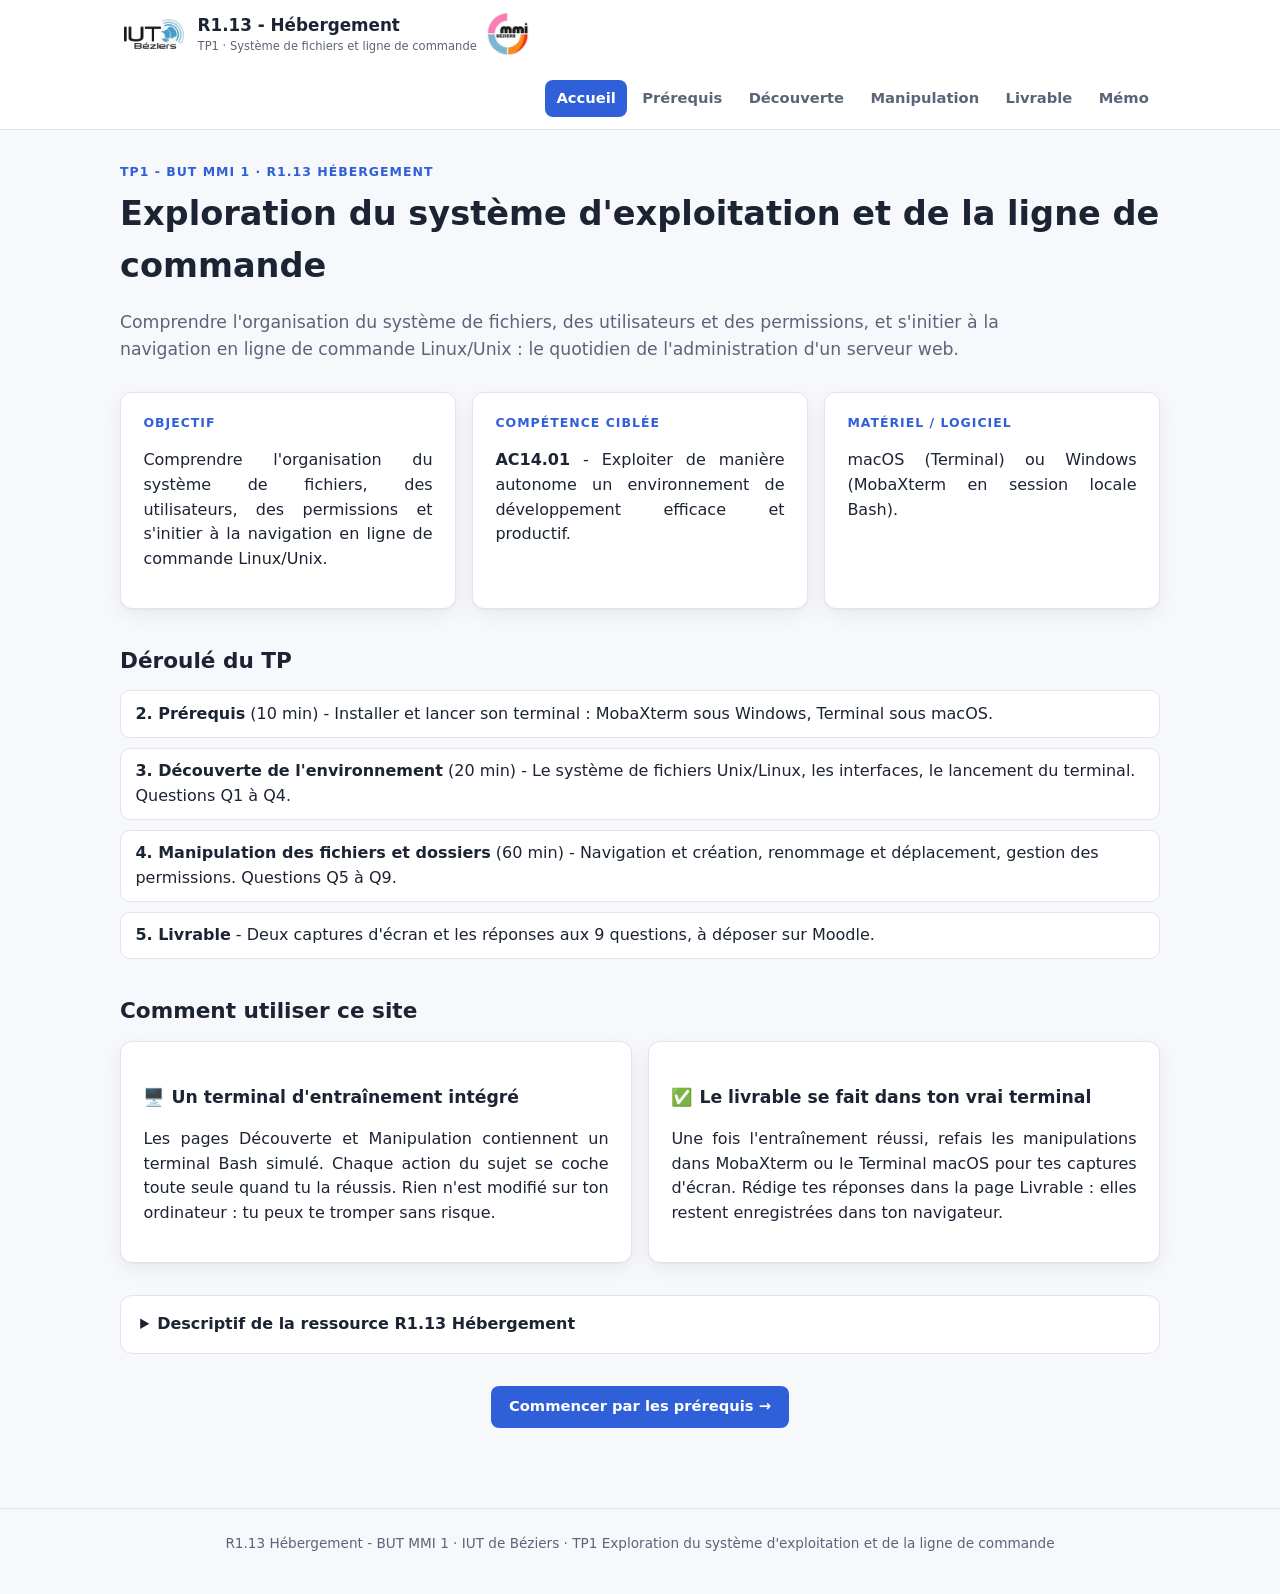
<file: index.html>
<!doctype html>
<html lang="fr">
  <head>
    <meta charset="UTF-8" />
    <meta name="viewport" content="width=device-width, initial-scale=1.0" />
    <title>R1.13 - TP1 Système de fichiers et ligne de commande</title>
    <link
      rel="icon"
      href="data:image/svg+xml,%3Csvg xmlns=%27http://www.w3.org/2000/svg%27 viewBox=%270 0 100 100%27%3E%3Crect x=%278%27 y=%2716%27 width=%2784%27 height=%2768%27 rx=%2710%27 fill=%27%231c2333%27/%3E%3Cpath d=%27M24 38 L38 50 L24 62%27 stroke=%27%236ee7a8%27 stroke-width=%278%27 fill=%27none%27 stroke-linecap=%27round%27 stroke-linejoin=%27round%27/%3E%3Cpath d=%27M46 64 H74%27 stroke=%27%237cb7ff%27 stroke-width=%278%27 stroke-linecap=%27round%27/%3E%3C/svg%3E"
    />
    <link rel="stylesheet" href="css/style.css" />
  </head>
  <body data-page="index">
    <a class="skip-link" href="#contenu">Aller au contenu</a>

    <header class="site-header">
      <nav class="nav-wrap">
        <a class="brand" href="index.html"
          ><img src="img/logo_iut.jpg" alt="" />
          <span
            >R1.13 - Hébergement
            <small>TP1 · Système de fichiers et ligne de commande</small></span
          ><img src="img/logo_mmi.jpg" alt="" />
        </a>
        <div class="site-nav">
          <a href="index.html" data-nav="index">Accueil</a>
          <a href="prerequis.html" data-nav="prerequis">Prérequis</a>
          <a href="decouverte.html" data-nav="decouverte">Découverte</a>
          <a href="manipulation.html" data-nav="manipulation">Manipulation</a>
          <a href="livrable.html" data-nav="livrable">Livrable</a>
          <a href="memo.html" data-nav="memo">Mémo</a>
        </div>
      </nav>
    </header>

    <main id="contenu">
      <p class="eyebrow">TP1 - BUT MMI 1 · R1.13 Hébergement</p>
      <h1>Exploration du système d'exploitation et de la ligne de commande</h1>
      <p class="lede">
        Comprendre l'organisation du système de fichiers, des utilisateurs et
        des permissions, et s'initier à la navigation en ligne de commande
        Linux/Unix : le quotidien de l'administration d'un serveur web.
      </p>

      <div class="grid cols-3" style="margin-top: 1.8rem">
        <div class="card">
          <p class="eyebrow">Objectif</p>
          <p>
            Comprendre l'organisation du système de fichiers, des utilisateurs,
            des permissions et s'initier à la navigation en ligne de commande
            Linux/Unix.
          </p>
        </div>
        <div class="card">
          <p class="eyebrow">Compétence ciblée</p>
          <p>
            <strong>AC14.01</strong> - Exploiter de manière autonome un
            environnement de développement efficace et productif.
          </p>
        </div>
        <div class="card">
          <p class="eyebrow">Matériel / logiciel</p>
          <p>
            macOS (Terminal) ou Windows (MobaXterm en session locale Bash).
          </p>
        </div>
      </div>

      <h2>Déroulé du TP</h2>
      <ul class="timeline">
        <li>
          <span
            ><strong>2. Prérequis</strong> (10 min) - Installer et lancer son
            terminal : MobaXterm sous Windows, Terminal sous macOS.</span
          >
        </li>
        <li>
          <span
            ><strong>3. Découverte de l'environnement</strong> (20 min) - Le
            système de fichiers Unix/Linux, les interfaces, le lancement du
            terminal. Questions Q1 à Q4.</span
          >
        </li>
        <li>
          <span
            ><strong>4. Manipulation des fichiers et dossiers</strong> (60 min)
            - Navigation et création, renommage et déplacement, gestion des
            permissions. Questions Q5 à Q9.</span
          >
        </li>
        <li>
          <span
            ><strong>5. Livrable</strong> - Deux captures d'écran et les
            réponses aux 9 questions, à déposer sur Moodle.</span
          >
        </li>
      </ul>

      <h2>Comment utiliser ce site</h2>
      <div class="grid cols-2">
        <div class="card">
          <h3>🖥️ Un terminal d'entraînement intégré</h3>
          <p>
            Les pages Découverte et Manipulation contiennent un terminal Bash
            simulé. Chaque action du sujet se coche toute seule quand tu la
            réussis. Rien n'est modifié sur ton ordinateur : tu peux te
            tromper sans risque.
          </p>
        </div>
        <div class="card">
          <h3>✅ Le livrable se fait dans ton vrai terminal</h3>
          <p>
            Une fois l'entraînement réussi, refais les manipulations dans
            MobaXterm ou le Terminal macOS pour tes captures d'écran. Rédige
            tes réponses dans la page Livrable : elles restent enregistrées
            dans ton navigateur.
          </p>
        </div>
      </div>

      <details class="callout" style="margin-top: 2rem">
        <summary><strong>Descriptif de la ressource R1.13 Hébergement</strong></summary>
        <p>
          Objectif : comprendre le fonctionnement général d'internet et
          initier à l'administration de serveurs en gérant son poste de
          travail :
        </p>
        <ul>
          <li>Présentation de l'architecture de différents matériels (ordinateurs, tablettes, téléphones...) et découverte de ces éléments au travers des outils et interfaces des différents OS ;</li>
          <li>Découverte des systèmes d'exploitation (processus, système de fichiers, comptes et permissions, lignes de commande) ;</li>
          <li>Présentation d'Internet (historique, acteurs, normalisation) et de son fonctionnement (adressage, routage) ;</li>
          <li>Les applications sur Internet : modèle client/serveur, notion de ports (DNS, HTTP), expérimentation et visualisation des échanges via les outils de développement des navigateurs ;</li>
          <li>Installation et configuration d'un serveur Web local (gestion du service, fichiers de traces, permissions, alias...) ;</li>
          <li>Utilisation de serveurs distants : client FTP, client SSH ;</li>
          <li>Déploiement d'un site Web sur un serveur Web préconfiguré.</li>
        </ul>
        <p>TP : Nicolas MAURIN</p>
      </details>

      <p style="text-align: center; margin-top: 2rem">
        <a class="btn" href="prerequis.html">Commencer par les prérequis &rarr;</a>
      </p>
    </main>

    <footer class="site-footer">
      R1.13 Hébergement - BUT MMI 1 · IUT de Béziers · TP1 Exploration du
      système d'exploitation et de la ligne de commande
    </footer>

    <script src="js/main.js"></script>
  </body>
</html>
</file>
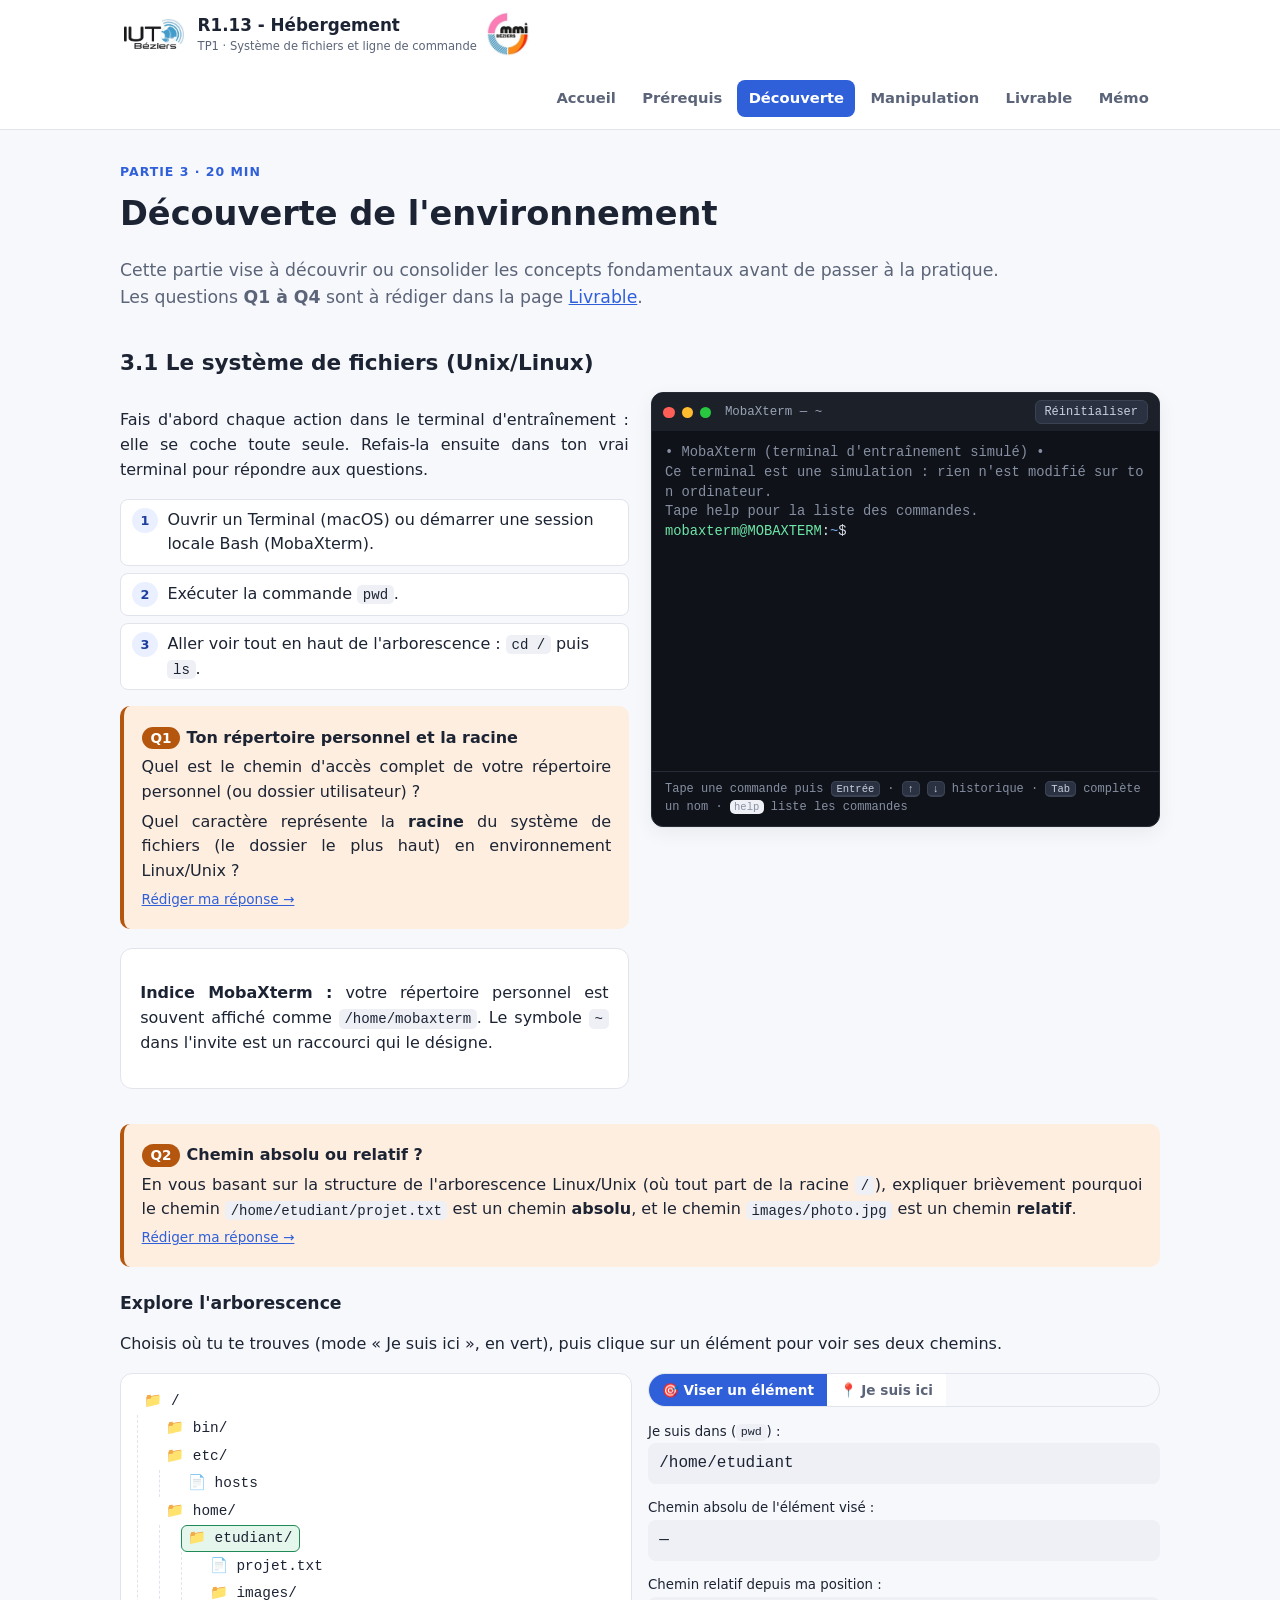
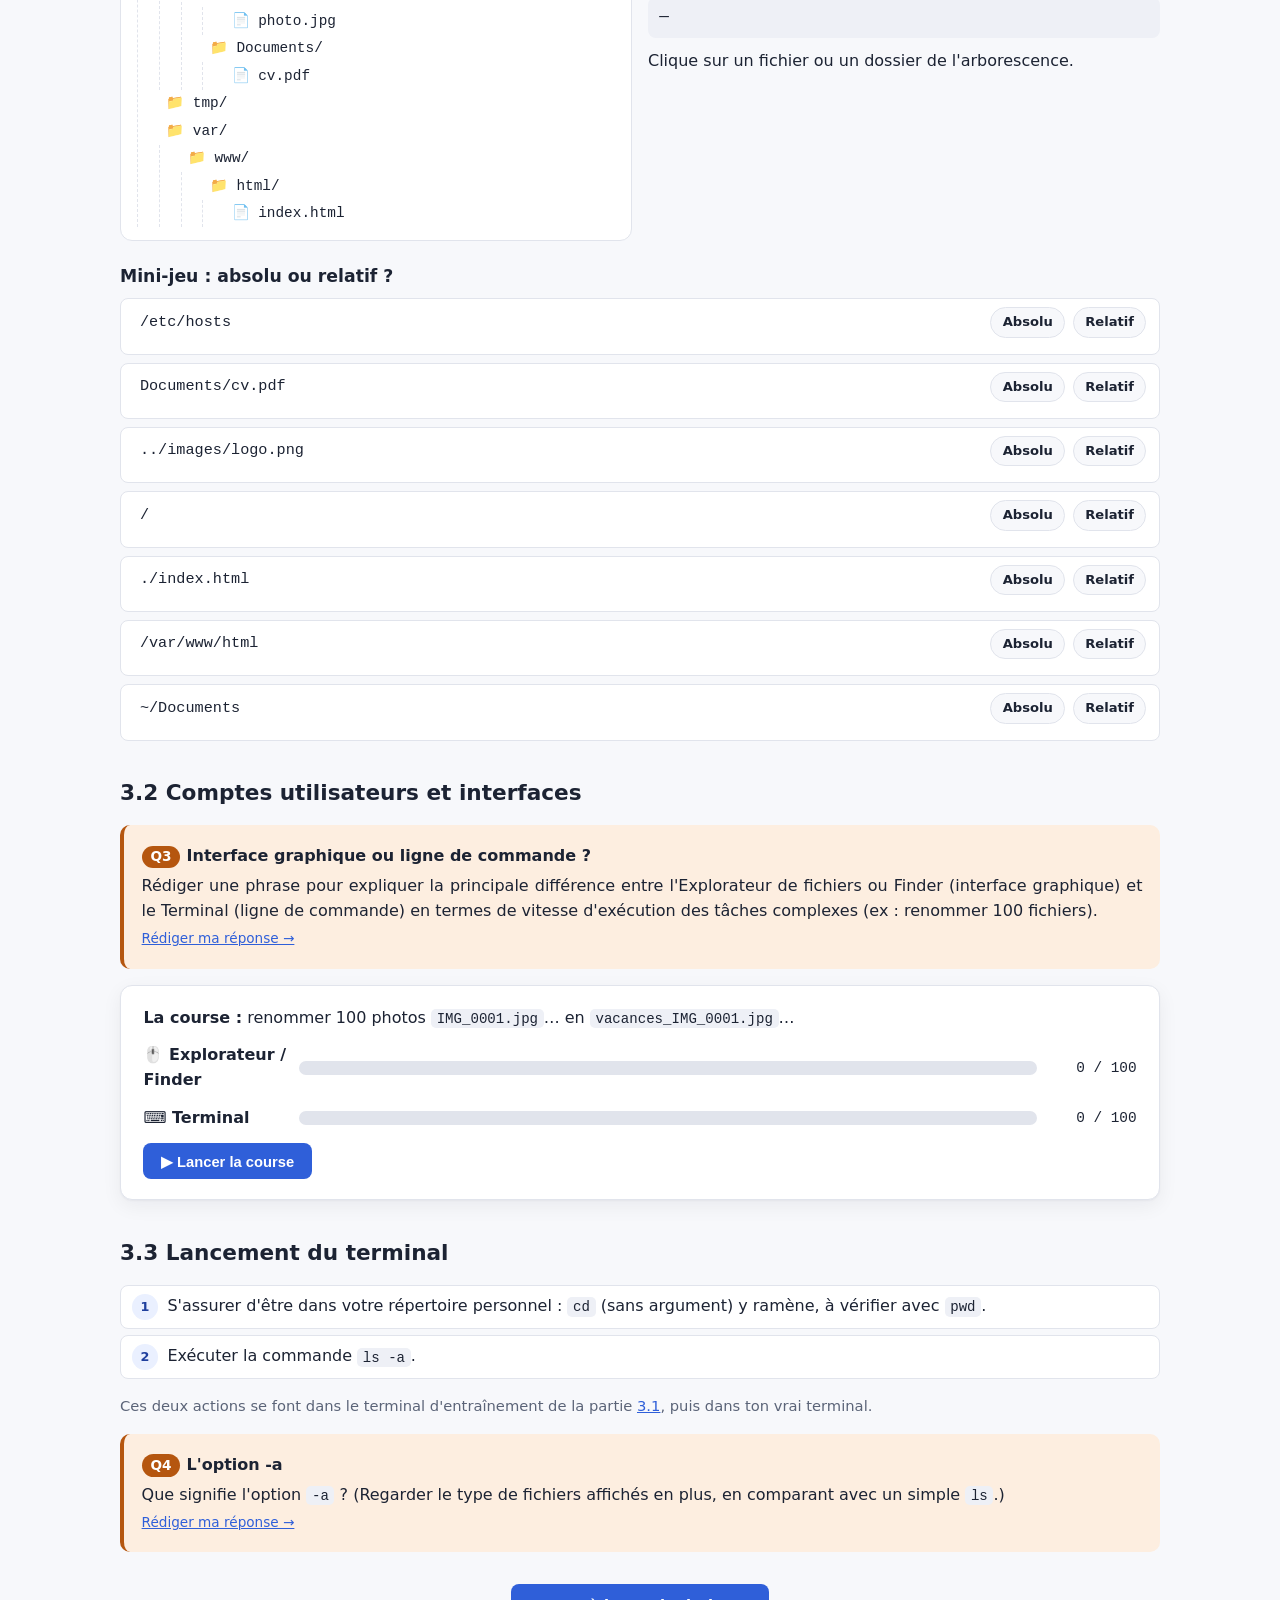
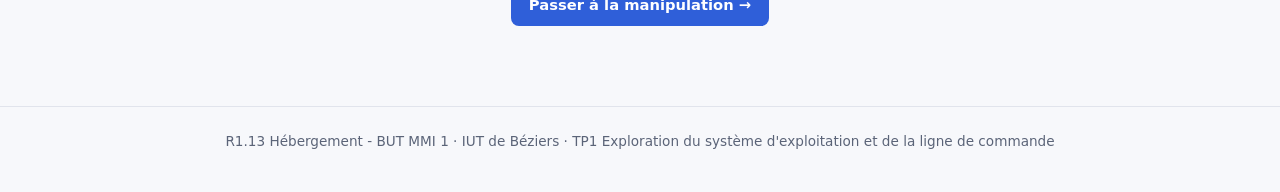
<file: decouverte.html>
<!doctype html>
<html lang="fr">
  <head>
    <meta charset="UTF-8" />
    <meta name="viewport" content="width=device-width, initial-scale=1.0" />
    <title>Découverte - R1.13 TP1</title>
    <link
      rel="icon"
      href="data:image/svg+xml,%3Csvg xmlns=%27http://www.w3.org/2000/svg%27 viewBox=%270 0 100 100%27%3E%3Crect x=%278%27 y=%2716%27 width=%2784%27 height=%2768%27 rx=%2710%27 fill=%27%231c2333%27/%3E%3Cpath d=%27M24 38 L38 50 L24 62%27 stroke=%27%236ee7a8%27 stroke-width=%278%27 fill=%27none%27 stroke-linecap=%27round%27 stroke-linejoin=%27round%27/%3E%3Cpath d=%27M46 64 H74%27 stroke=%27%237cb7ff%27 stroke-width=%278%27 stroke-linecap=%27round%27/%3E%3C/svg%3E"
    />
    <link rel="stylesheet" href="css/style.css" />
  </head>
  <body data-page="decouverte">
    <a class="skip-link" href="#contenu">Aller au contenu</a>

    <header class="site-header">
      <nav class="nav-wrap">
        <a class="brand" href="index.html"
          ><img src="img/logo_iut.jpg" alt="" />
          <span
            >R1.13 - Hébergement
            <small>TP1 · Système de fichiers et ligne de commande</small></span
          ><img src="img/logo_mmi.jpg" alt="" />
        </a>
        <div class="site-nav">
          <a href="index.html" data-nav="index">Accueil</a>
          <a href="prerequis.html" data-nav="prerequis">Prérequis</a>
          <a href="decouverte.html" data-nav="decouverte">Découverte</a>
          <a href="manipulation.html" data-nav="manipulation">Manipulation</a>
          <a href="livrable.html" data-nav="livrable">Livrable</a>
          <a href="memo.html" data-nav="memo">Mémo</a>
        </div>
      </nav>
    </header>

    <main id="contenu">
      <p class="eyebrow">Partie 3 · 20 min</p>
      <h1>Découverte de l'environnement</h1>
      <p class="lede">
        Cette partie vise à découvrir ou consolider les concepts fondamentaux
        avant de passer à la pratique. Les questions <strong>Q1 à Q4</strong>
        sont à rédiger dans la page <a href="livrable.html">Livrable</a>.
      </p>

      <h2>3.1 Le système de fichiers (Unix/Linux)</h2>
      <div class="atelier">
        <div>
          <p>
            Fais d'abord chaque action dans le terminal d'entraînement : elle
            se coche toute seule. Refais-la ensuite dans ton vrai terminal pour
            répondre aux questions.
          </p>
          <ol class="actions">
            <li><span>Ouvrir un Terminal (macOS) ou démarrer une session locale Bash
              (MobaXterm).</span></li>
            <li data-mission="d-pwd"><span>Exécuter la commande <code>pwd</code>.</span></li>
            <li data-mission="d-racine"><span>Aller voir tout en haut de l'arborescence : <code>cd /</code>
              puis <code>ls</code>.</span></li>
          </ol>

          <div class="q-sujet">
            <p><span class="q-num">Q1</span><strong>Ton répertoire personnel et la racine</strong></p>
            <p>
              Quel est le chemin d'accès complet de votre répertoire personnel
              (ou dossier utilisateur) ?
            </p>
            <p>
              Quel caractère représente la <strong>racine</strong> du système
              de fichiers (le dossier le plus haut) en environnement
              Linux/Unix ?
            </p>
            <p class="q-lien"><a href="livrable.html#q1">Rédiger ma réponse &rarr;</a></p>
          </div>
          <div class="callout">
            <p>
              <strong>Indice MobaXterm :</strong> votre répertoire personnel
              est souvent affiché comme <code>/home/mobaxterm</code>. Le
              symbole <code>~</code> dans l'invite est un raccourci qui le
              désigne.
            </p>
          </div>
        </div>
        <div class="atelier-terminal">
          <div id="terminal-decouverte"></div>
        </div>
      </div>

      <div class="q-sujet">
        <p><span class="q-num">Q2</span><strong>Chemin absolu ou relatif ?</strong></p>
        <p>
          En vous basant sur la structure de l'arborescence Linux/Unix (où tout
          part de la racine <code>/</code>), expliquer brièvement pourquoi le
          chemin <code>/home/etudiant/projet.txt</code> est un chemin
          <strong>absolu</strong>, et le chemin <code>images/photo.jpg</code>
          est un chemin <strong>relatif</strong>.
        </p>
        <p class="q-lien"><a href="livrable.html#q2">Rédiger ma réponse &rarr;</a></p>
      </div>

      <h3>Explore l'arborescence</h3>
      <p>
        Choisis où tu te trouves (mode « Je suis ici », en vert), puis clique
        sur un élément pour voir ses deux chemins.
      </p>
      <div class="arbo-wrap">
        <div class="arbo" id="arbo"></div>
        <div class="arbo-sortie">
          <div class="arbo-mode" role="group" aria-label="Mode de clic">
            <button type="button" data-arbo-mode="cible" aria-pressed="true">🎯 Viser un élément</button>
            <button type="button" data-arbo-mode="ici" aria-pressed="false">📍 Je suis ici</button>
          </div>
          <div><small>Je suis dans (<code>pwd</code>) :</small><div class="chemin" id="arbo-ici"></div></div>
          <div><small>Chemin absolu de l'élément visé :</small><div class="chemin" id="arbo-abs"></div></div>
          <div><small>Chemin relatif depuis ma position :</small><div class="chemin" id="arbo-rel"></div></div>
          <p id="arbo-explication" aria-live="polite" style="margin: 0"></p>
        </div>
      </div>

      <h3>Mini-jeu : absolu ou relatif ?</h3>
      <div class="tri" id="tri">
        <div class="tri-item" data-type="abs" data-explication="Il commence par / : il part de la racine.">
          <code>/etc/hosts</code>
          <button type="button" data-choix="abs">Absolu</button><button type="button" data-choix="rel">Relatif</button>
          <span class="verdict"></span>
        </div>
        <div class="tri-item" data-type="rel" data-explication="Pas de / au début : il part du dossier courant.">
          <code>Documents/cv.pdf</code>
          <button type="button" data-choix="abs">Absolu</button><button type="button" data-choix="rel">Relatif</button>
          <span class="verdict"></span>
        </div>
        <div class="tri-item" data-type="rel" data-explication=".. désigne le dossier parent du dossier courant : le résultat dépend donc de l'endroit où l'on est.">
          <code>../images/logo.png</code>
          <button type="button" data-choix="abs">Absolu</button><button type="button" data-choix="rel">Relatif</button>
          <span class="verdict"></span>
        </div>
        <div class="tri-item" data-type="abs" data-explication="C'est la racine elle-même, le chemin absolu le plus court.">
          <code>/</code>
          <button type="button" data-choix="abs">Absolu</button><button type="button" data-choix="rel">Relatif</button>
          <span class="verdict"></span>
        </div>
        <div class="tri-item" data-type="rel" data-explication=". désigne le dossier courant : ./index.html est le fichier index.html d'ici.">
          <code>./index.html</code>
          <button type="button" data-choix="abs">Absolu</button><button type="button" data-choix="rel">Relatif</button>
          <span class="verdict"></span>
        </div>
        <div class="tri-item" data-type="abs" data-explication="Il part de la racine / jusqu'au dossier html, quel que soit l'endroit où l'on se trouve.">
          <code>/var/www/html</code>
          <button type="button" data-choix="abs">Absolu</button><button type="button" data-choix="rel">Relatif</button>
          <span class="verdict"></span>
        </div>
        <div class="tri-item" data-type="abs" data-explication="Piège : ~ est un raccourci que le terminal remplace par le chemin absolu de ton dossier personnel (/home/...).">
          <code>~/Documents</code>
          <button type="button" data-choix="abs">Absolu</button><button type="button" data-choix="rel">Relatif</button>
          <span class="verdict"></span>
        </div>
      </div>
      <p class="score" id="tri-score" aria-live="polite"></p>

      <h2>3.2 Comptes utilisateurs et interfaces</h2>
      <div class="q-sujet">
        <p><span class="q-num">Q3</span><strong>Interface graphique ou ligne de commande ?</strong></p>
        <p>
          Rédiger une phrase pour expliquer la principale différence entre
          l'Explorateur de fichiers ou Finder (interface graphique) et le
          Terminal (ligne de commande) en termes de vitesse d'exécution des
          tâches complexes (ex : renommer 100 fichiers).
        </p>
        <p class="q-lien"><a href="livrable.html#q3">Rédiger ma réponse &rarr;</a></p>
      </div>

      <div class="card course">
        <p style="margin: 0">
          <strong>La course :</strong> renommer 100 photos
          <code>IMG_0001.jpg</code>… en <code>vacances_IMG_0001.jpg</code>…
        </p>
        <div class="couloir explorateur">
          <strong>🖱️ Explorateur / Finder</strong>
          <div class="piste"><span></span></div>
          <span class="chrono">0 / 100</span>
        </div>
        <div class="couloir terminal-c">
          <strong>⌨️ Terminal</strong>
          <div class="piste"><span></span></div>
          <span class="chrono">0 / 100</span>
        </div>
        <p style="margin: 0">
          <button type="button" class="btn" id="course-depart">▶ Lancer la course</button>
        </p>
        <div id="course-fin" hidden>
          <p style="margin: 0 0 0.4rem">
            Côté souris : clic droit, Renommer, taper le nom, Entrée… cent
            fois. Côté terminal, une seule ligne suffit :
          </p>
          <pre><code>for f in *.jpg; do mv "$f" "vacances_$f"; done</code></pre>
          <p style="margin: 0">
            Tu n'as pas besoin de comprendre cette ligne aujourd'hui. À toi de
            formuler la différence dans ta réponse à Q3.
          </p>
        </div>
      </div>

      <h2>3.3 Lancement du terminal</h2>
      <ol class="actions">
        <li data-mission="d-retour"><span>S'assurer d'être dans votre répertoire personnel : <code>cd</code>
          (sans argument) y ramène, à vérifier avec <code>pwd</code>.</span></li>
        <li data-mission="d-lsa"><span>Exécuter la commande <code>ls -a</code>.</span></li>
      </ol>
      <p style="color: var(--text-muted); font-size: 0.92rem">
        Ces deux actions se font dans le terminal d'entraînement de la partie
        <a href="#contenu">3.1</a>, puis dans ton vrai terminal.
      </p>
      <div class="q-sujet">
        <p><span class="q-num">Q4</span><strong>L'option -a</strong></p>
        <p>
          Que signifie l'option <code>-a</code> ? (Regarder le type de fichiers
          affichés en plus, en comparant avec un simple <code>ls</code>.)
        </p>
        <p class="q-lien"><a href="livrable.html#q4">Rédiger ma réponse &rarr;</a></p>
      </div>

      <p style="text-align: center; margin-top: 2rem">
        <a class="btn" href="manipulation.html">Passer à la manipulation &rarr;</a>
      </p>
    </main>

    <footer class="site-footer">
      R1.13 Hébergement - BUT MMI 1 · IUT de Béziers · TP1 Exploration du
      système d'exploitation et de la ligne de commande
    </footer>

    <script src="js/main.js"></script>
    <script src="js/terminal.js"></script>
    <script src="js/decouverte.js"></script>
  </body>
</html>
</file>
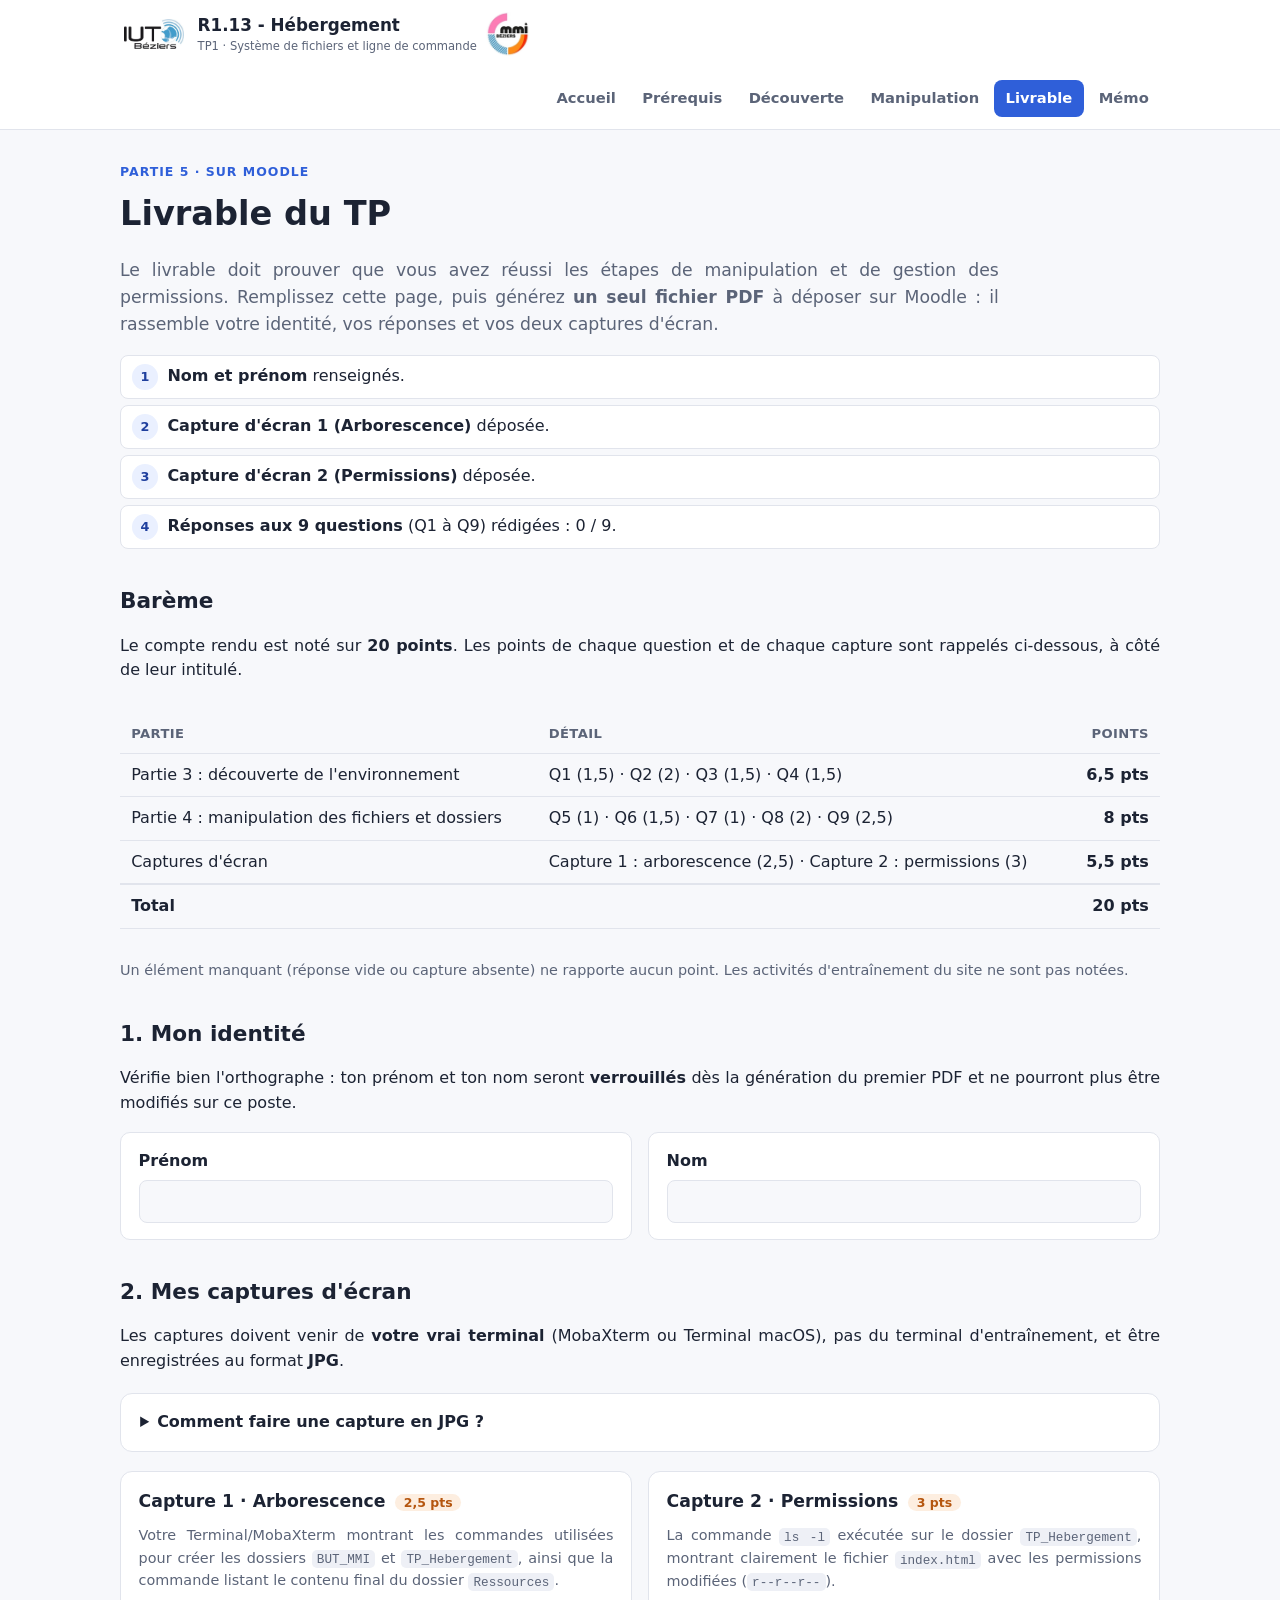
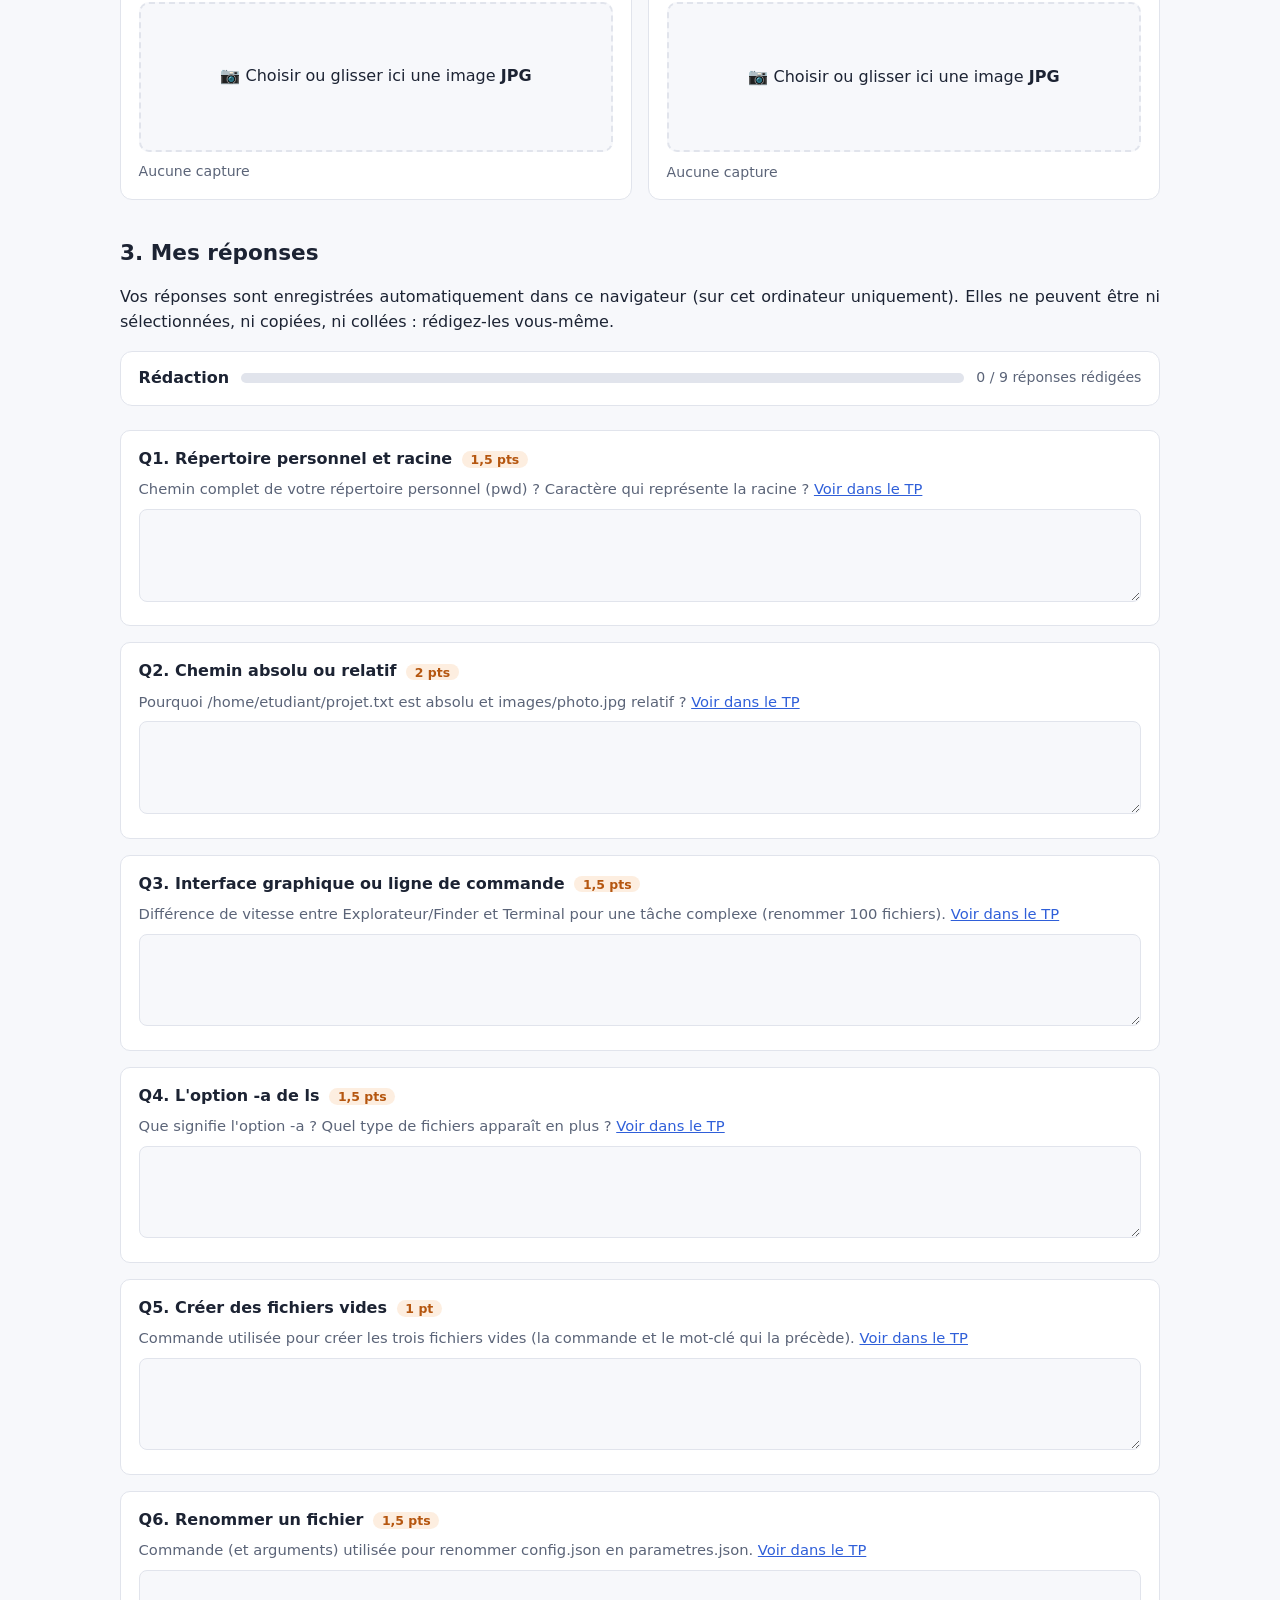
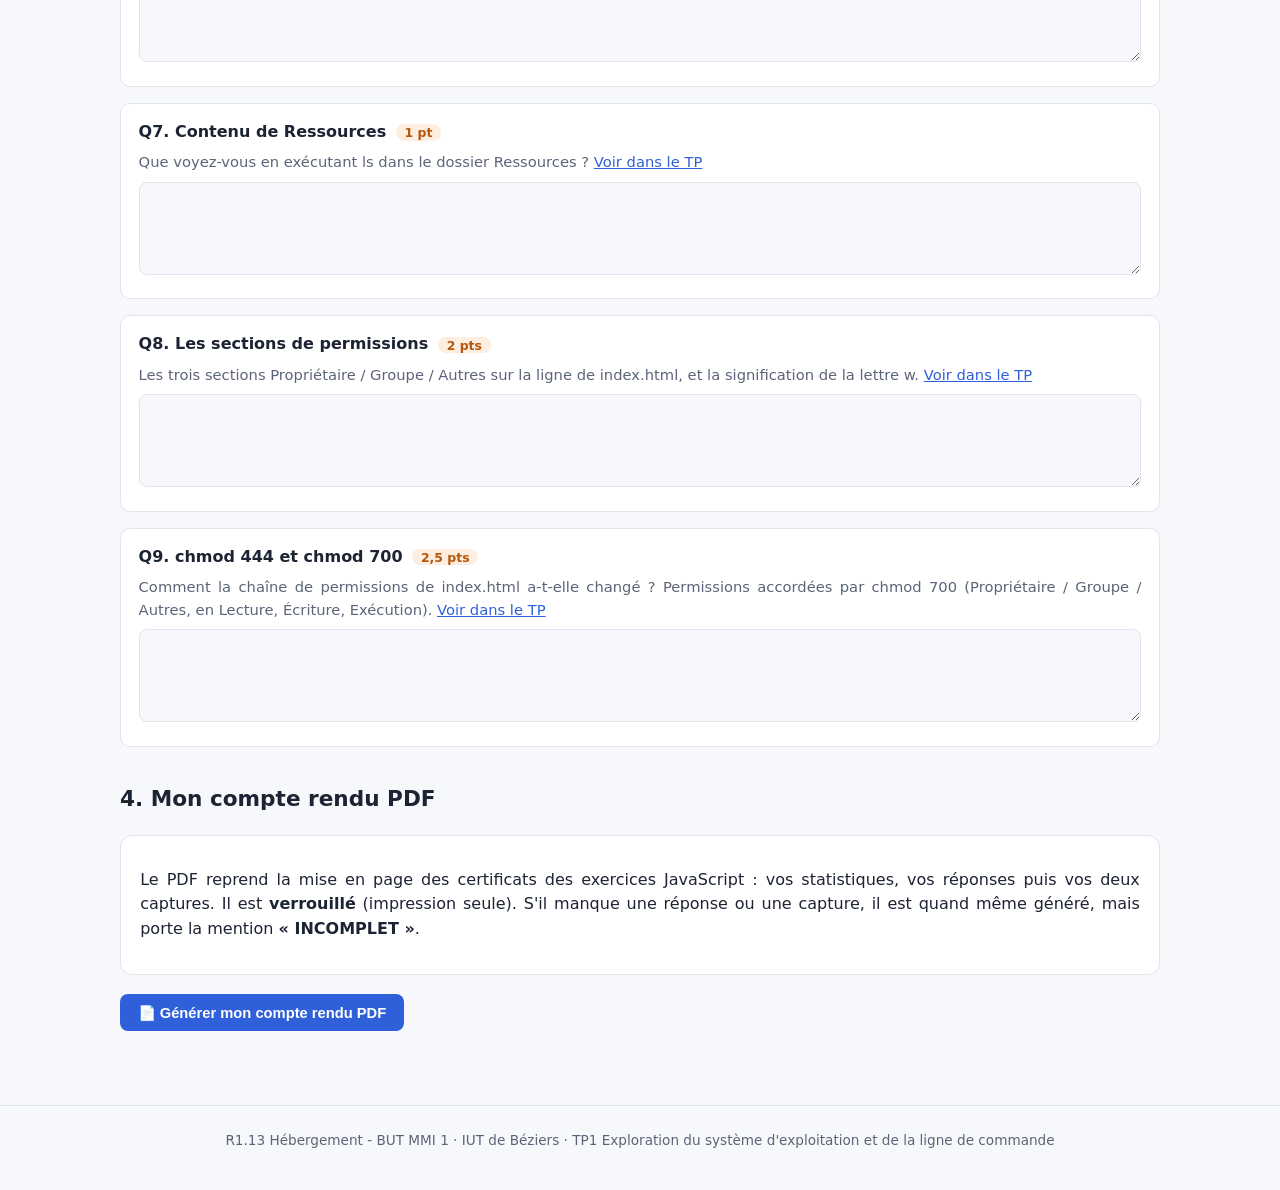
<file: livrable.html>
<!doctype html>
<html lang="fr">
  <head>
    <meta charset="UTF-8" />
    <meta name="viewport" content="width=device-width, initial-scale=1.0" />
    <title>Livrable - R1.13 TP1</title>
    <link
      rel="icon"
      href="data:image/svg+xml,%3Csvg xmlns=%27http://www.w3.org/2000/svg%27 viewBox=%270 0 100 100%27%3E%3Crect x=%278%27 y=%2716%27 width=%2784%27 height=%2768%27 rx=%2710%27 fill=%27%231c2333%27/%3E%3Cpath d=%27M24 38 L38 50 L24 62%27 stroke=%27%236ee7a8%27 stroke-width=%278%27 fill=%27none%27 stroke-linecap=%27round%27 stroke-linejoin=%27round%27/%3E%3Cpath d=%27M46 64 H74%27 stroke=%27%237cb7ff%27 stroke-width=%278%27 stroke-linecap=%27round%27/%3E%3C/svg%3E"
    />
    <link rel="stylesheet" href="css/style.css" />
  </head>
  <body data-page="livrable">
    <a class="skip-link" href="#contenu">Aller au contenu</a>

    <header class="site-header">
      <nav class="nav-wrap">
        <a class="brand" href="index.html"
          ><img src="img/logo_iut.jpg" alt="" />
          <span
            >R1.13 - Hébergement
            <small>TP1 · Système de fichiers et ligne de commande</small></span
          ><img src="img/logo_mmi.jpg" alt="" />
        </a>
        <div class="site-nav">
          <a href="index.html" data-nav="index">Accueil</a>
          <a href="prerequis.html" data-nav="prerequis">Prérequis</a>
          <a href="decouverte.html" data-nav="decouverte">Découverte</a>
          <a href="manipulation.html" data-nav="manipulation">Manipulation</a>
          <a href="livrable.html" data-nav="livrable">Livrable</a>
          <a href="memo.html" data-nav="memo">Mémo</a>
        </div>
      </nav>
    </header>

    <main id="contenu">
      <p class="eyebrow">Partie 5 · Sur Moodle</p>
      <h1>Livrable du TP</h1>
      <p class="lede">
        Le livrable doit prouver que vous avez réussi les étapes de
        manipulation et de gestion des permissions. Remplissez cette page,
        puis générez <strong>un seul fichier PDF</strong> à déposer sur
        Moodle : il rassemble votre identité, vos réponses et vos deux
        captures d'écran.
      </p>

      <ol class="actions" id="etat-livrable">
        <li data-etat="identite"><span><strong>Nom et prénom</strong> renseignés.</span></li>
        <li data-etat="capture1"><span><strong>Capture d'écran 1 (Arborescence)</strong> déposée.</span></li>
        <li data-etat="capture2"><span><strong>Capture d'écran 2 (Permissions)</strong> déposée.</span></li>
        <li data-etat="reponses"><span><strong>Réponses aux 9 questions</strong> (Q1 à Q9) rédigées : <span id="reponses-compteur"></span>.</span></li>
      </ol>

      <h2>Barème</h2>
      <p>
        Le compte rendu est noté sur <strong>20 points</strong>. Les points de
        chaque question et de chaque capture sont rappelés ci-dessous, à côté
        de leur intitulé.
      </p>
      <div class="table-scroll">
        <table class="bareme">
          <thead><tr><th>Partie</th><th>Détail</th><th class="pts">Points</th></tr></thead>
          <tbody>
            <tr><td>Partie 3 : découverte de l'environnement</td><td>Q1 (1,5) · Q2 (2) · Q3 (1,5) · Q4 (1,5)</td><td class="pts">6,5 pts</td></tr>
            <tr><td>Partie 4 : manipulation des fichiers et dossiers</td><td>Q5 (1) · Q6 (1,5) · Q7 (1) · Q8 (2) · Q9 (2,5)</td><td class="pts">8 pts</td></tr>
            <tr><td>Captures d'écran</td><td>Capture 1 : arborescence (2,5) · Capture 2 : permissions (3)</td><td class="pts">5,5 pts</td></tr>
          </tbody>
          <tfoot><tr><td colspan="2">Total</td><td class="pts">20 pts</td></tr></tfoot>
        </table>
      </div>
      <p class="hint" style="color: var(--text-muted); font-size: 0.9rem">
        Un élément manquant (réponse vide ou capture absente) ne rapporte aucun
        point. Les activités d'entraînement du site ne sont pas notées.
      </p>

      <h2>1. Mon identité</h2>
      <p>
        Vérifie bien l'orthographe : ton prénom et ton nom seront
        <strong>verrouillés</strong> dès la génération du premier PDF et ne
        pourront plus être modifiés sur ce poste.
      </p>
      <div class="grid cols-2 identite">
        <div class="reponse">
          <label for="prenom">Prénom</label>
          <input id="prenom" type="text" autocomplete="given-name" />
        </div>
        <div class="reponse">
          <label for="nom">Nom</label>
          <input id="nom" type="text" autocomplete="family-name" />
        </div>
      </div>
      <p class="identite-verrou" id="identite-verrou" hidden></p>

      <h2>2. Mes captures d'écran</h2>
      <p>
        Les captures doivent venir de <strong>votre vrai terminal</strong>
        (MobaXterm ou Terminal macOS), pas du terminal d'entraînement, et être
        enregistrées au format <strong>JPG</strong>.
      </p>
      <details class="callout">
        <summary><strong>Comment faire une capture en JPG ?</strong></summary>
        <ul>
          <li>
            <strong>Windows</strong> : <kbd>Windows</kbd> + <kbd>Maj</kbd> +
            <kbd>S</kbd>, sélectionner la fenêtre de MobaXterm, cliquer sur la
            notification puis sur l'icône d'enregistrement, et choisir le type
            <em>JPG</em>.
          </li>
          <li>
            <strong>macOS</strong> : <kbd>⌘</kbd> + <kbd>Maj</kbd> +
            <kbd>4</kbd>, puis <kbd>Espace</kbd> et cliquer sur la fenêtre du
            Terminal. Le Mac enregistre en PNG : ouvrir l'image dans Aperçu,
            puis <em>Fichier &gt; Exporter…</em> au format <em>JPEG</em>.
          </li>
        </ul>
        <p>
          Les commandes tapées doivent être lisibles : agrandissez la fenêtre
          si besoin, et ne faites pas <code>clear</code> avant la capture.
        </p>
      </details>
      <div class="grid cols-2">
        <div class="capture" data-capture="capture1">
          <h3 data-pts="2,5 pts">Capture 1 · Arborescence</h3>
          <p class="rappel">Votre Terminal/MobaXterm montrant les commandes utilisées pour créer les dossiers <code>BUT_MMI</code> et <code>TP_Hebergement</code>, ainsi que la commande listant le contenu final du dossier <code>Ressources</code>.</p>
          <label class="depot">
            <input type="file" accept=".jpg,.jpeg,image/jpeg" />
            <span class="depot-texte">📷 Choisir ou glisser ici une image <strong>JPG</strong></span>
            <img class="depot-apercu" alt="Aperçu de la capture 1" hidden />
          </label>
          <div class="capture-pied">
            <span class="capture-etat" aria-live="polite">Aucune capture</span>
            <button type="button" class="popup-btn" data-retirer hidden>Retirer</button>
          </div>
        </div>
        <div class="capture" data-capture="capture2">
          <h3 data-pts="3 pts">Capture 2 · Permissions</h3>
          <p class="rappel">La commande <code>ls -l</code> exécutée sur le dossier <code>TP_Hebergement</code>, montrant clairement le fichier <code>index.html</code> avec les permissions modifiées (<code>r--r--r--</code>).</p>
          <label class="depot">
            <input type="file" accept=".jpg,.jpeg,image/jpeg" />
            <span class="depot-texte">📷 Choisir ou glisser ici une image <strong>JPG</strong></span>
            <img class="depot-apercu" alt="Aperçu de la capture 2" hidden />
          </label>
          <div class="capture-pied">
            <span class="capture-etat" aria-live="polite">Aucune capture</span>
            <button type="button" class="popup-btn" data-retirer hidden>Retirer</button>
          </div>
        </div>
      </div>

      <h2>3. Mes réponses</h2>
      <p>
        Vos réponses sont enregistrées automatiquement dans ce navigateur (sur
        cet ordinateur uniquement). Elles ne peuvent être ni sélectionnées, ni
        copiées, ni collées : rédigez-les vous-même.
      </p>
      <div class="scenario-toolbar">
        <strong>Rédaction</strong>
        <div class="progress"><span data-progress></span></div>
        <span class="progress-text" id="reponses-progression"></span>
      </div>
        <div class="reponse" id="bloc-q1" data-partie="0">
          <label for="q1" data-pts="1,5 pts">Q1. Répertoire personnel et racine</label>
          <p class="rappel">Chemin complet de votre répertoire personnel (pwd) ? Caractère qui représente la racine ? <a href="decouverte.html">Voir dans le TP</a></p>
          <textarea id="q1" rows="3"></textarea>
        </div>
        <div class="reponse" id="bloc-q2" data-partie="0">
          <label for="q2" data-pts="2 pts">Q2. Chemin absolu ou relatif</label>
          <p class="rappel">Pourquoi /home/etudiant/projet.txt est absolu et images/photo.jpg relatif ? <a href="decouverte.html">Voir dans le TP</a></p>
          <textarea id="q2" rows="3"></textarea>
        </div>
        <div class="reponse" id="bloc-q3" data-partie="0">
          <label for="q3" data-pts="1,5 pts">Q3. Interface graphique ou ligne de commande</label>
          <p class="rappel">Différence de vitesse entre Explorateur/Finder et Terminal pour une tâche complexe (renommer 100 fichiers). <a href="decouverte.html">Voir dans le TP</a></p>
          <textarea id="q3" rows="3"></textarea>
        </div>
        <div class="reponse" id="bloc-q4" data-partie="0">
          <label for="q4" data-pts="1,5 pts">Q4. L'option -a de ls</label>
          <p class="rappel">Que signifie l'option -a ? Quel type de fichiers apparaît en plus ? <a href="decouverte.html">Voir dans le TP</a></p>
          <textarea id="q4" rows="3"></textarea>
        </div>
        <div class="reponse" id="bloc-q5" data-partie="1">
          <label for="q5" data-pts="1 pt">Q5. Créer des fichiers vides</label>
          <p class="rappel">Commande utilisée pour créer les trois fichiers vides (la commande et le mot-clé qui la précède). <a href="manipulation.html">Voir dans le TP</a></p>
          <textarea id="q5" rows="3"></textarea>
        </div>
        <div class="reponse" id="bloc-q6" data-partie="1">
          <label for="q6" data-pts="1,5 pts">Q6. Renommer un fichier</label>
          <p class="rappel">Commande (et arguments) utilisée pour renommer config.json en parametres.json. <a href="manipulation.html">Voir dans le TP</a></p>
          <textarea id="q6" rows="3"></textarea>
        </div>
        <div class="reponse" id="bloc-q7" data-partie="1">
          <label for="q7" data-pts="1 pt">Q7. Contenu de Ressources</label>
          <p class="rappel">Que voyez-vous en exécutant ls dans le dossier Ressources ? <a href="manipulation.html">Voir dans le TP</a></p>
          <textarea id="q7" rows="3"></textarea>
        </div>
        <div class="reponse" id="bloc-q8" data-partie="1">
          <label for="q8" data-pts="2 pts">Q8. Les sections de permissions</label>
          <p class="rappel">Les trois sections Propriétaire / Groupe / Autres sur la ligne de index.html, et la signification de la lettre w. <a href="manipulation.html">Voir dans le TP</a></p>
          <textarea id="q8" rows="3"></textarea>
        </div>
        <div class="reponse" id="bloc-q9" data-partie="1">
          <label for="q9" data-pts="2,5 pts">Q9. chmod 444 et chmod 700</label>
          <p class="rappel">Comment la chaîne de permissions de index.html a-t-elle changé ? Permissions accordées par chmod 700 (Propriétaire / Groupe / Autres, en Lecture, Écriture, Exécution). <a href="manipulation.html">Voir dans le TP</a></p>
          <textarea id="q9" rows="3"></textarea>
        </div>

      <h2>4. Mon compte rendu PDF</h2>
      <div class="callout">
        <p>
          Le PDF reprend la mise en page des certificats des exercices
          JavaScript : vos statistiques, vos réponses puis vos deux captures.
          Il est <strong>verrouillé</strong> (impression seule). S'il manque
          une réponse ou une capture, il est quand même généré, mais porte la
          mention <strong>« INCOMPLET »</strong>.
        </p>
      </div>
      <div class="barre-actions">
        <button type="button" class="btn" id="generer-pdf">📄 Générer mon compte rendu PDF</button>
      </div>
      <p id="pdf-info" aria-live="polite" class="feedback"></p>
    </main>

    <footer class="site-footer">
      R1.13 Hébergement - BUT MMI 1 · IUT de Béziers · TP1 Exploration du
      système d'exploitation et de la ligne de commande
    </footer>

    <script src="js/main.js"></script>
    <script src="js/vendor/jspdf.umd.min.js"></script>
    <script src="js/certificat-logos.js"></script>
    <script src="js/compte-rendu.js"></script>
    <script src="js/livrable.js"></script>
  </body>
</html>
</file>
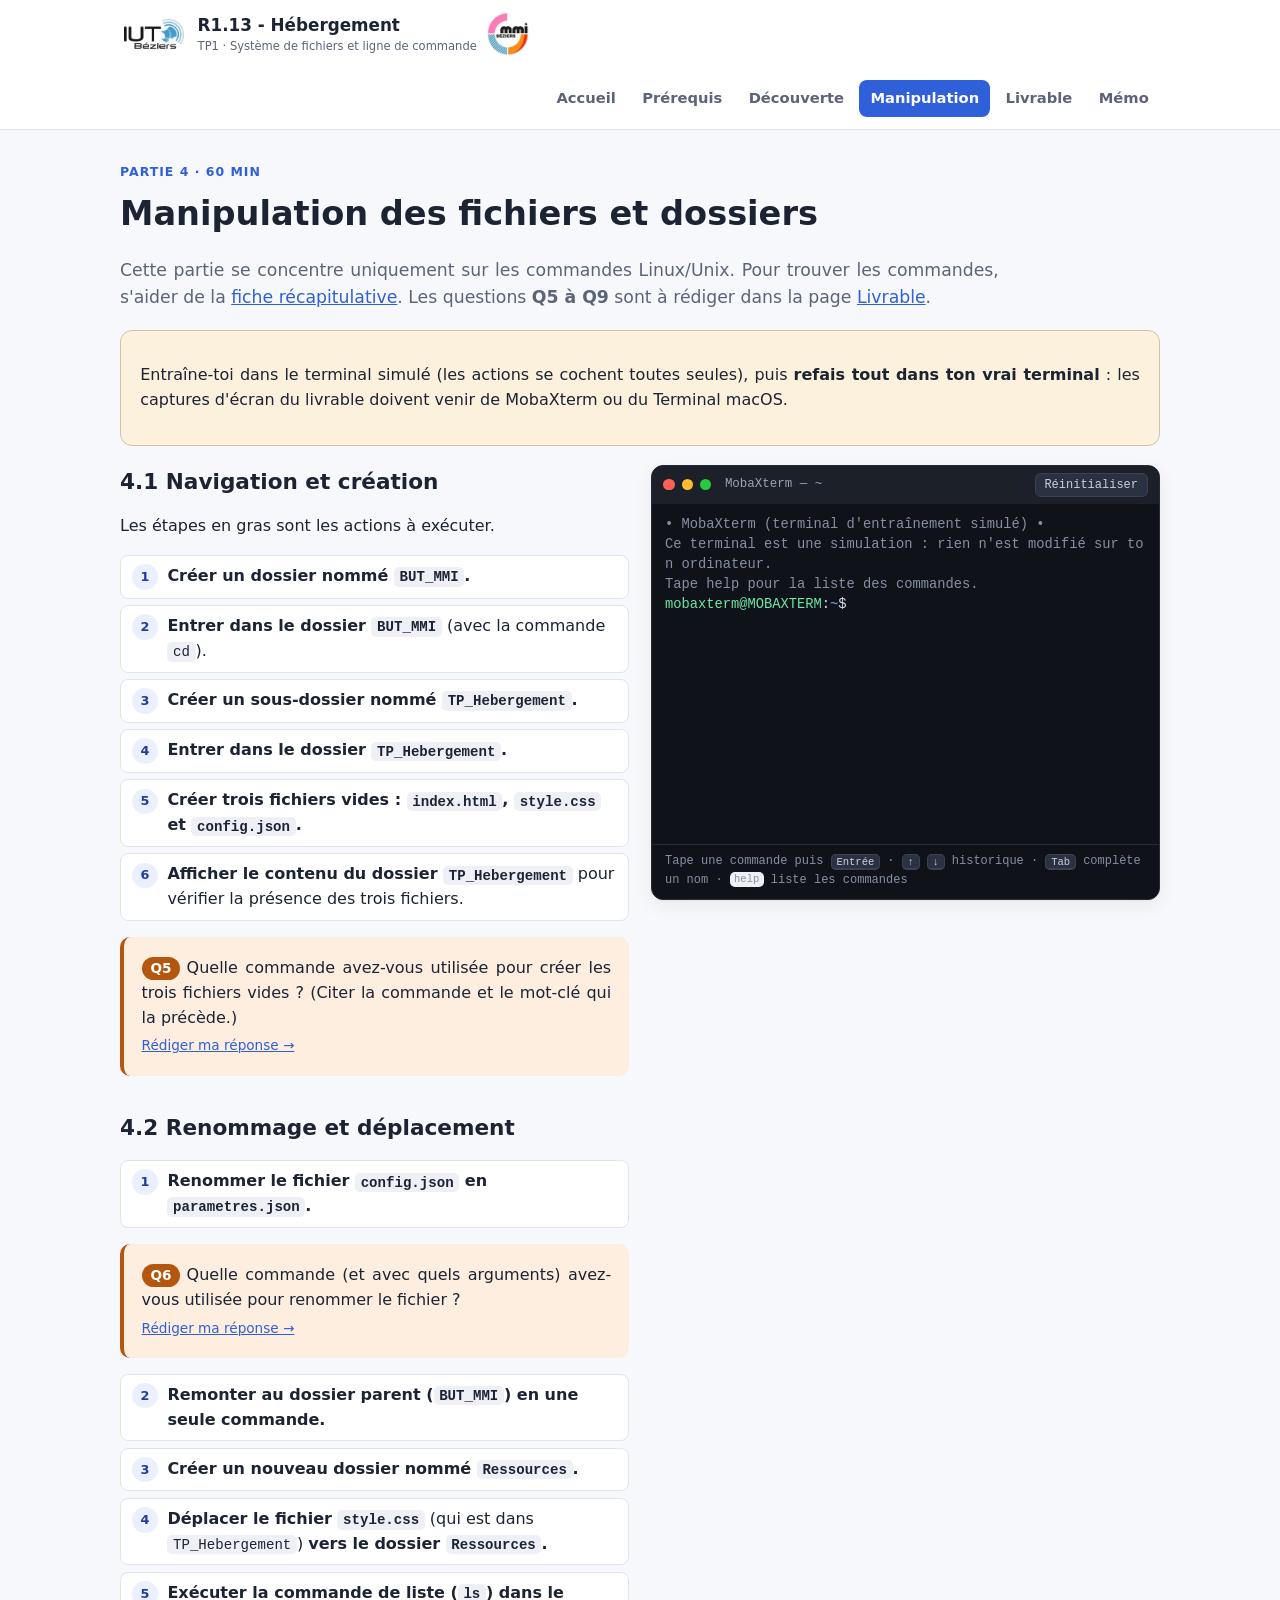
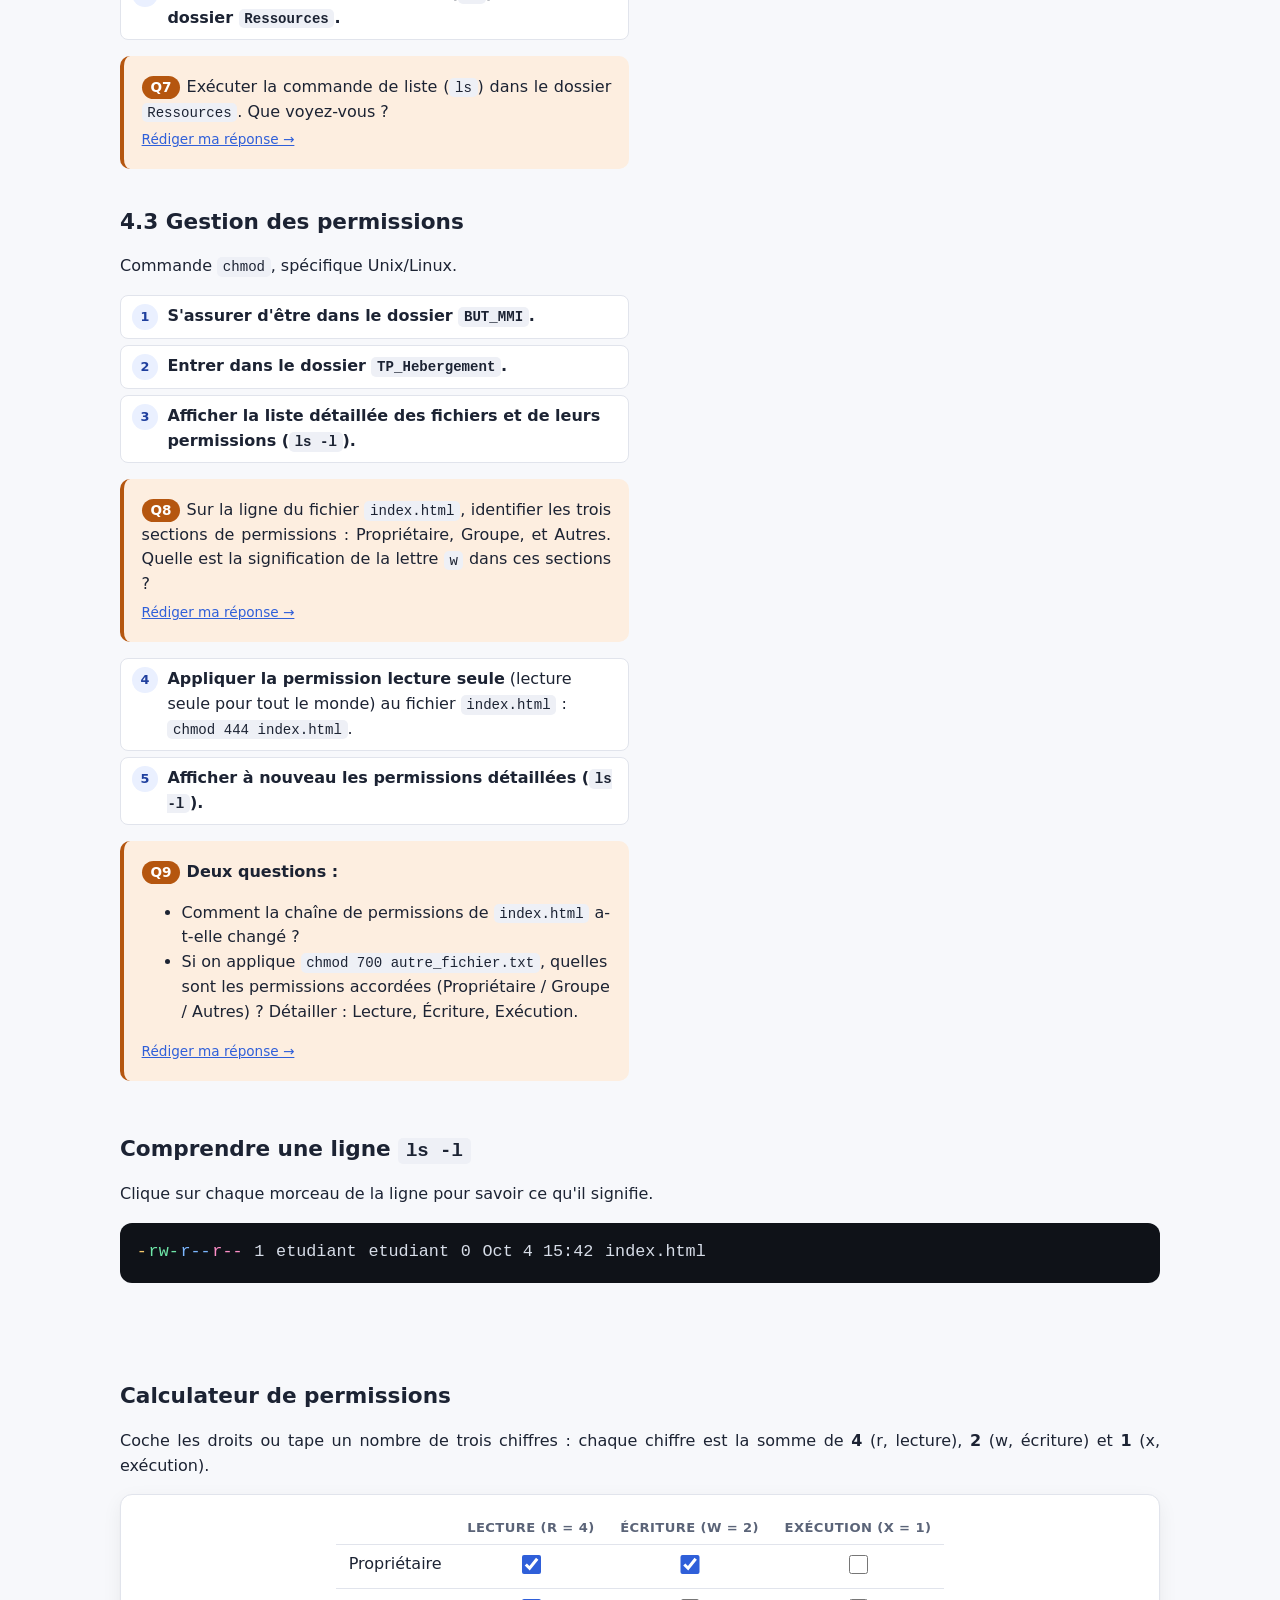
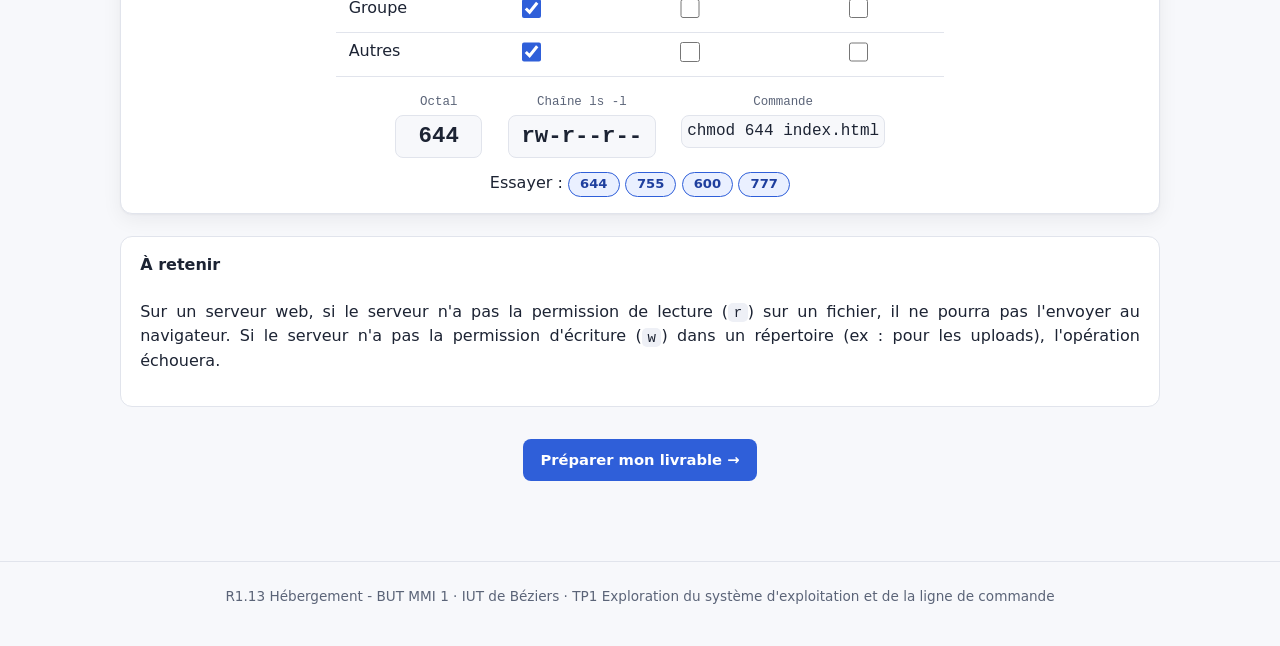
<file: manipulation.html>
<!doctype html>
<html lang="fr">
  <head>
    <meta charset="UTF-8" />
    <meta name="viewport" content="width=device-width, initial-scale=1.0" />
    <title>Manipulation - R1.13 TP1</title>
    <link
      rel="icon"
      href="data:image/svg+xml,%3Csvg xmlns=%27http://www.w3.org/2000/svg%27 viewBox=%270 0 100 100%27%3E%3Crect x=%278%27 y=%2716%27 width=%2784%27 height=%2768%27 rx=%2710%27 fill=%27%231c2333%27/%3E%3Cpath d=%27M24 38 L38 50 L24 62%27 stroke=%27%236ee7a8%27 stroke-width=%278%27 fill=%27none%27 stroke-linecap=%27round%27 stroke-linejoin=%27round%27/%3E%3Cpath d=%27M46 64 H74%27 stroke=%27%237cb7ff%27 stroke-width=%278%27 stroke-linecap=%27round%27/%3E%3C/svg%3E"
    />
    <link rel="stylesheet" href="css/style.css" />
  </head>
  <body data-page="manipulation">
    <a class="skip-link" href="#contenu">Aller au contenu</a>

    <header class="site-header">
      <nav class="nav-wrap">
        <a class="brand" href="index.html"
          ><img src="img/logo_iut.jpg" alt="" />
          <span
            >R1.13 - Hébergement
            <small>TP1 · Système de fichiers et ligne de commande</small></span
          ><img src="img/logo_mmi.jpg" alt="" />
        </a>
        <div class="site-nav">
          <a href="index.html" data-nav="index">Accueil</a>
          <a href="prerequis.html" data-nav="prerequis">Prérequis</a>
          <a href="decouverte.html" data-nav="decouverte">Découverte</a>
          <a href="manipulation.html" data-nav="manipulation">Manipulation</a>
          <a href="livrable.html" data-nav="livrable">Livrable</a>
          <a href="memo.html" data-nav="memo">Mémo</a>
        </div>
      </nav>
    </header>

    <main id="contenu">
      <p class="eyebrow">Partie 4 · 60 min</p>
      <h1>Manipulation des fichiers et dossiers</h1>
      <p class="lede">
        Cette partie se concentre uniquement sur les commandes Linux/Unix.
        Pour trouver les commandes, s'aider de la
        <a href="memo.html">fiche récapitulative</a>. Les questions
        <strong>Q5 à Q9</strong> sont à rédiger dans la page
        <a href="livrable.html">Livrable</a>.
      </p>

      <div class="callout warn">
        <p>
          Entraîne-toi dans le terminal simulé (les actions se cochent toutes
          seules), puis <strong>refais tout dans ton vrai terminal</strong> :
          les captures d'écran du livrable doivent venir de MobaXterm ou du
          Terminal macOS.
        </p>
      </div>

      <div class="atelier">
        <div>
          <h2 style="margin-top: 0">4.1 Navigation et création</h2>
          <p>Les étapes en gras sont les actions à exécuter.</p>
          <ol class="actions">
            <li data-mission="m-mkdir"><span><strong>Créer un dossier nommé <code>BUT_MMI</code>.</strong></span></li>
            <li data-mission="m-cd"><span><strong>Entrer dans le dossier <code>BUT_MMI</code></strong> (avec la commande <code>cd</code>).</span></li>
            <li data-mission="m-sous"><span><strong>Créer un sous-dossier nommé <code>TP_Hebergement</code>.</strong></span></li>
            <li data-mission="m-cd2"><span><strong>Entrer dans le dossier <code>TP_Hebergement</code>.</strong></span></li>
            <li data-mission="m-touch"><span><strong>Créer trois fichiers vides : <code>index.html</code>, <code>style.css</code> et <code>config.json</code>.</strong></span></li>
            <li data-mission="m-ls"><span><strong>Afficher le contenu du dossier <code>TP_Hebergement</code></strong> pour vérifier la présence des trois fichiers.</span></li>
          </ol>
          <div class="q-sujet">
            <p><span class="q-num">Q5</span>Quelle commande avez-vous utilisée pour créer les trois fichiers vides ? (Citer la commande et le mot-clé qui la précède.)</p>
            <p class="q-lien"><a href="livrable.html#q5">Rédiger ma réponse &rarr;</a></p>
          </div>

          <h2>4.2 Renommage et déplacement</h2>
          <ol class="actions">
            <li data-mission="m-mv"><span><strong>Renommer le fichier <code>config.json</code> en <code>parametres.json</code>.</strong></span></li>
          </ol>
          <div class="q-sujet">
            <p><span class="q-num">Q6</span>Quelle commande (et avec quels arguments) avez-vous utilisée pour renommer le fichier ?</p>
            <p class="q-lien"><a href="livrable.html#q6">Rédiger ma réponse &rarr;</a></p>
          </div>
          <ol class="actions" start="2" style="counter-reset: action 1">
            <li data-mission="m-parent"><span><strong>Remonter au dossier parent (<code>BUT_MMI</code>) en une seule commande.</strong></span></li>
            <li data-mission="m-res"><span><strong>Créer un nouveau dossier nommé <code>Ressources</code>.</strong></span></li>
            <li data-mission="m-deplace"><span><strong>Déplacer le fichier <code>style.css</code></strong> (qui est dans <code>TP_Hebergement</code>) <strong>vers le dossier <code>Ressources</code>.</strong></span></li>
            <li data-mission="m-lsres"><span><strong>Exécuter la commande de liste (<code>ls</code>) dans le dossier <code>Ressources</code>.</strong></span></li>
          </ol>
          <div class="q-sujet">
            <p><span class="q-num">Q7</span>Exécuter la commande de liste (<code>ls</code>) dans le dossier <code>Ressources</code>. Que voyez-vous ?</p>
            <p class="q-lien"><a href="livrable.html#q7">Rédiger ma réponse &rarr;</a></p>
          </div>

          <h2>4.3 Gestion des permissions</h2>
          <p>Commande <code>chmod</code>, spécifique Unix/Linux.</p>
          <ol class="actions">
            <li data-mission="m-p1"><span><strong>S'assurer d'être dans le dossier <code>BUT_MMI</code>.</strong></span></li>
            <li data-mission="m-p2"><span><strong>Entrer dans le dossier <code>TP_Hebergement</code>.</strong></span></li>
            <li data-mission="m-lsl"><span><strong>Afficher la liste détaillée des fichiers et de leurs permissions (<code>ls -l</code>).</strong></span></li>
          </ol>
          <div class="q-sujet">
            <p><span class="q-num">Q8</span>Sur la ligne du fichier <code>index.html</code>, identifier les trois sections de permissions : Propriétaire, Groupe, et Autres. Quelle est la signification de la lettre <code>w</code> dans ces sections ?</p>
            <p class="q-lien"><a href="livrable.html#q8">Rédiger ma réponse &rarr;</a></p>
          </div>
          <ol class="actions" start="4" style="counter-reset: action 3">
            <li data-mission="m-chmod"><span><strong>Appliquer la permission lecture seule</strong> (lecture seule pour tout le monde) au fichier <code>index.html</code> : <code>chmod 444 index.html</code>.</span></li>
            <li data-mission="m-lsl2"><span><strong>Afficher à nouveau les permissions détaillées (<code>ls -l</code>).</strong></span></li>
          </ol>
          <div class="q-sujet">
            <p><span class="q-num">Q9</span><strong>Deux questions :</strong></p>
            <ul>
              <li>Comment la chaîne de permissions de <code>index.html</code> a-t-elle changé ?</li>
              <li>Si on applique <code>chmod 700 autre_fichier.txt</code>, quelles sont les permissions accordées (Propriétaire / Groupe / Autres) ? Détailler : Lecture, Écriture, Exécution.</li>
            </ul>
            <p class="q-lien"><a href="livrable.html#q9">Rédiger ma réponse &rarr;</a></p>
          </div>
        </div>
        <div class="atelier-terminal">
          <div id="terminal-manip"></div>
        </div>
      </div>

      <h2>Comprendre une ligne <code>ls -l</code></h2>
      <p>Clique sur chaque morceau de la ligne pour savoir ce qu'il signifie.</p>
      <div class="ls-decode" id="ls-decode"><button type="button" class="p-type" data-texte="Le type d'élément : « - » pour un fichier ordinaire, « d » pour un dossier (directory).">-</button><button type="button" class="p-u" data-texte="Les droits du Propriétaire (user) : r = lecture, w = écriture, - = droit absent. Ici il peut lire et modifier le fichier, pas l'exécuter.">rw-</button><button type="button" class="p-g" data-texte="Les droits du Groupe (group) : les utilisateurs du même groupe que le fichier. Ici : lecture seulement.">r--</button><button type="button" class="p-o" data-texte="Les droits des Autres (other) : tous les autres utilisateurs, dont le serveur web. Ici : lecture seulement.">r--</button> <button type="button" data-texte="Le nombre de liens vers ce fichier (on ne s'en sert pas dans ce TP).">1</button> <button type="button" data-texte="Le propriétaire du fichier (affiché par la commande whoami quand c'est toi).">etudiant</button> <button type="button" data-texte="Le groupe auquel appartient le fichier.">etudiant</button> <button type="button" data-texte="La taille en octets : 0, puisque le fichier a été créé vide avec touch.">0</button> <button type="button" data-texte="La date et l'heure de dernière modification (touch la met à jour).">Oct  4 15:42</button> <button type="button" data-texte="Le nom du fichier.">index.html</button></div>
      <p class="ls-explication" id="ls-explication" aria-live="polite"></p>

      <h2>Calculateur de permissions</h2>
      <p>
        Coche les droits ou tape un nombre de trois chiffres : chaque chiffre
        est la somme de <strong>4</strong> (r, lecture),
        <strong>2</strong> (w, écriture) et <strong>1</strong> (x,
        exécution).
      </p>
      <div class="chmod-calc" id="chmod-calc">
        <div class="table-scroll">
          <table>
            <thead>
              <tr><th></th><th>Lecture (r = 4)</th><th>Écriture (w = 2)</th><th>Exécution (x = 1)</th></tr>
            </thead>
            <tbody>
              <tr><td>Propriétaire</td>
                <td><input type="checkbox" data-qui="0" data-val="4" checked aria-label="Propriétaire : lecture" /></td>
                <td><input type="checkbox" data-qui="0" data-val="2" checked aria-label="Propriétaire : écriture" /></td>
                <td><input type="checkbox" data-qui="0" data-val="1" aria-label="Propriétaire : exécution" /></td></tr>
              <tr><td>Groupe</td>
                <td><input type="checkbox" data-qui="1" data-val="4" checked aria-label="Groupe : lecture" /></td>
                <td><input type="checkbox" data-qui="1" data-val="2" aria-label="Groupe : écriture" /></td>
                <td><input type="checkbox" data-qui="1" data-val="1" aria-label="Groupe : exécution" /></td></tr>
              <tr><td>Autres</td>
                <td><input type="checkbox" data-qui="2" data-val="4" checked aria-label="Autres : lecture" /></td>
                <td><input type="checkbox" data-qui="2" data-val="2" aria-label="Autres : écriture" /></td>
                <td><input type="checkbox" data-qui="2" data-val="1" aria-label="Autres : exécution" /></td></tr>
            </tbody>
          </table>
        </div>
        <div class="chmod-resultat">
          <label>Octal<input name="octal" inputmode="numeric" maxlength="3" /></label>
          <label>Chaîne ls -l<output name="chaine"></output></label>
          <label>Commande<output name="cmd" class="cmd"></output></label>
        </div>
        <p style="text-align: center; margin: 0.8rem 0 0">
          Essayer :
          <button type="button" class="popup-btn" data-preset="644">644</button>
          <button type="button" class="popup-btn" data-preset="755">755</button>
          <button type="button" class="popup-btn" data-preset="600">600</button>
          <button type="button" class="popup-btn" data-preset="777">777</button>
        </p>
      </div>

      <div class="callout" style="margin-top: 1.4rem">
        <h4>À retenir</h4>
        <p>
          Sur un serveur web, si le serveur n'a pas la permission de lecture
          (<code>r</code>) sur un fichier, il ne pourra pas l'envoyer au
          navigateur. Si le serveur n'a pas la permission d'écriture
          (<code>w</code>) dans un répertoire (ex : pour les uploads),
          l'opération échouera.
        </p>
      </div>

      <p style="text-align: center; margin-top: 2rem">
        <a class="btn" href="livrable.html">Préparer mon livrable &rarr;</a>
      </p>
    </main>

    <footer class="site-footer">
      R1.13 Hébergement - BUT MMI 1 · IUT de Béziers · TP1 Exploration du
      système d'exploitation et de la ligne de commande
    </footer>

    <script src="js/main.js"></script>
    <script src="js/terminal.js"></script>
    <script src="js/manipulation.js"></script>
  </body>
</html>
</file>
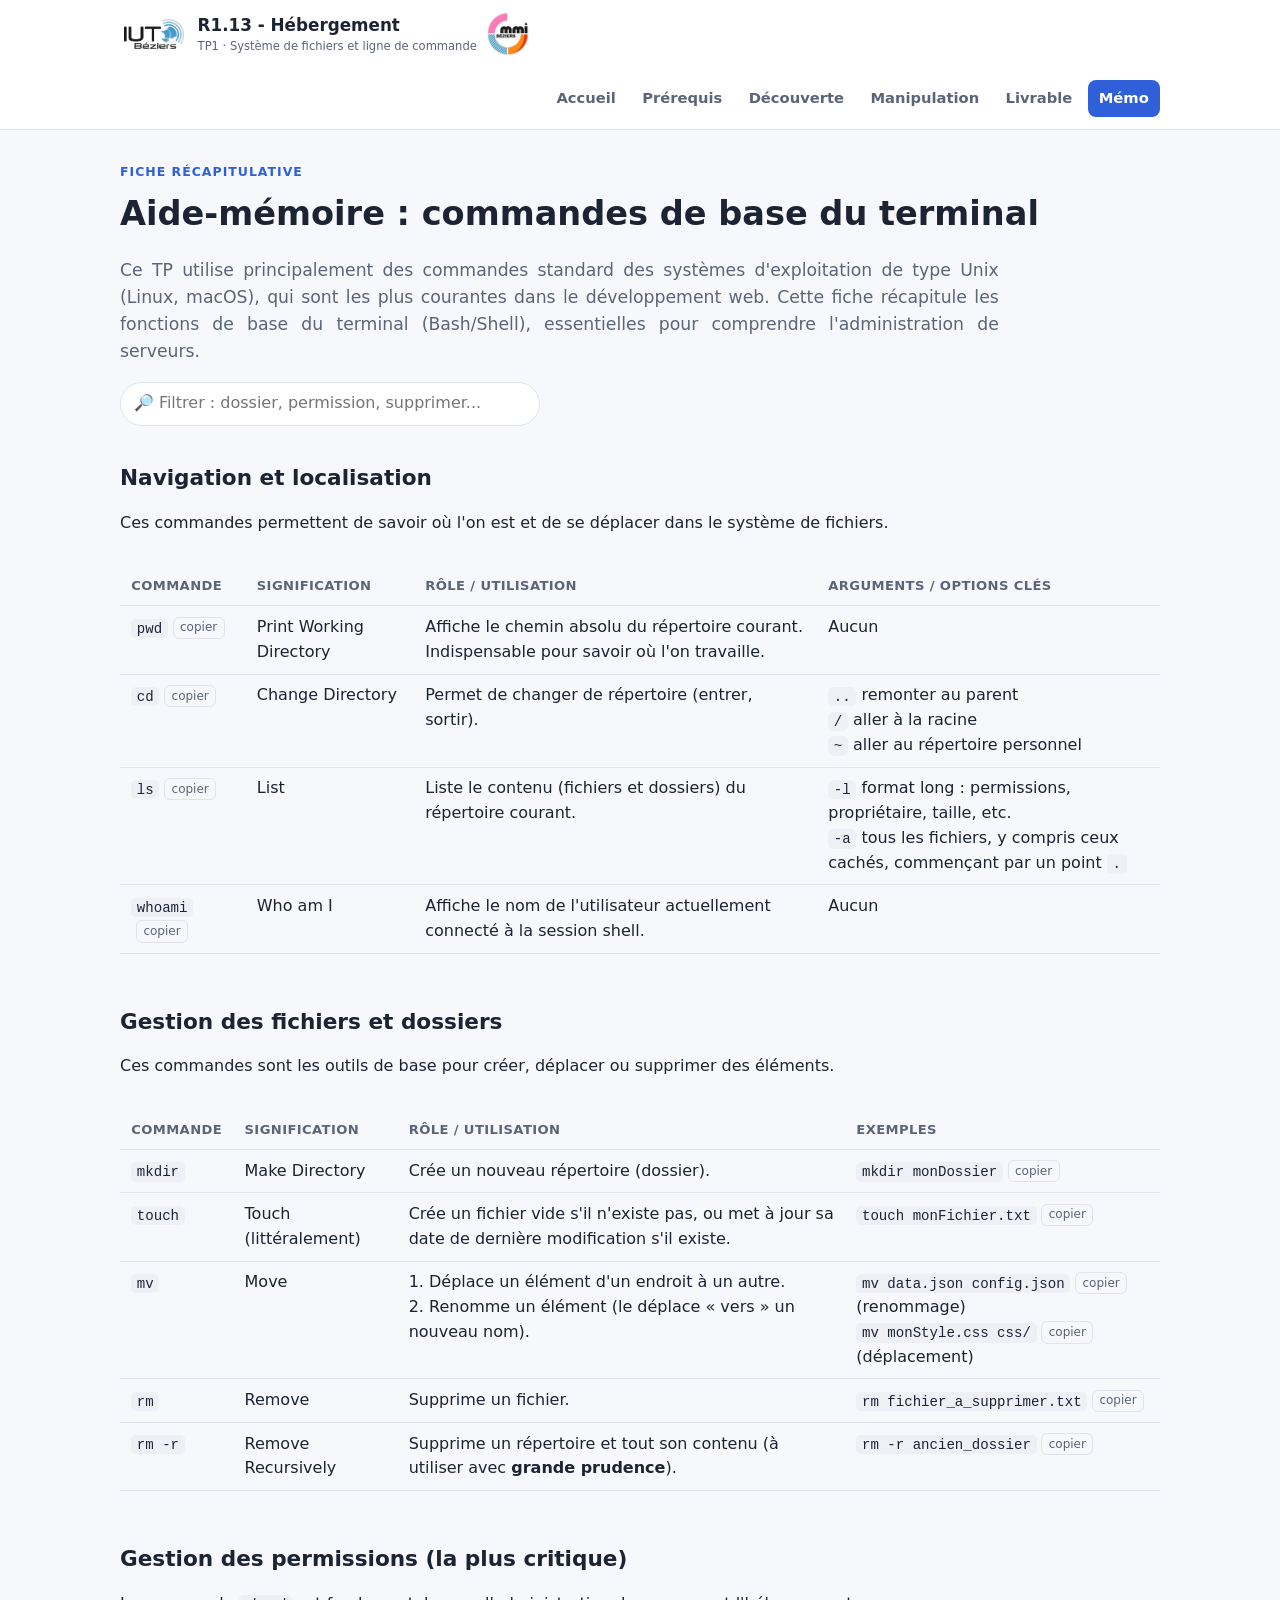
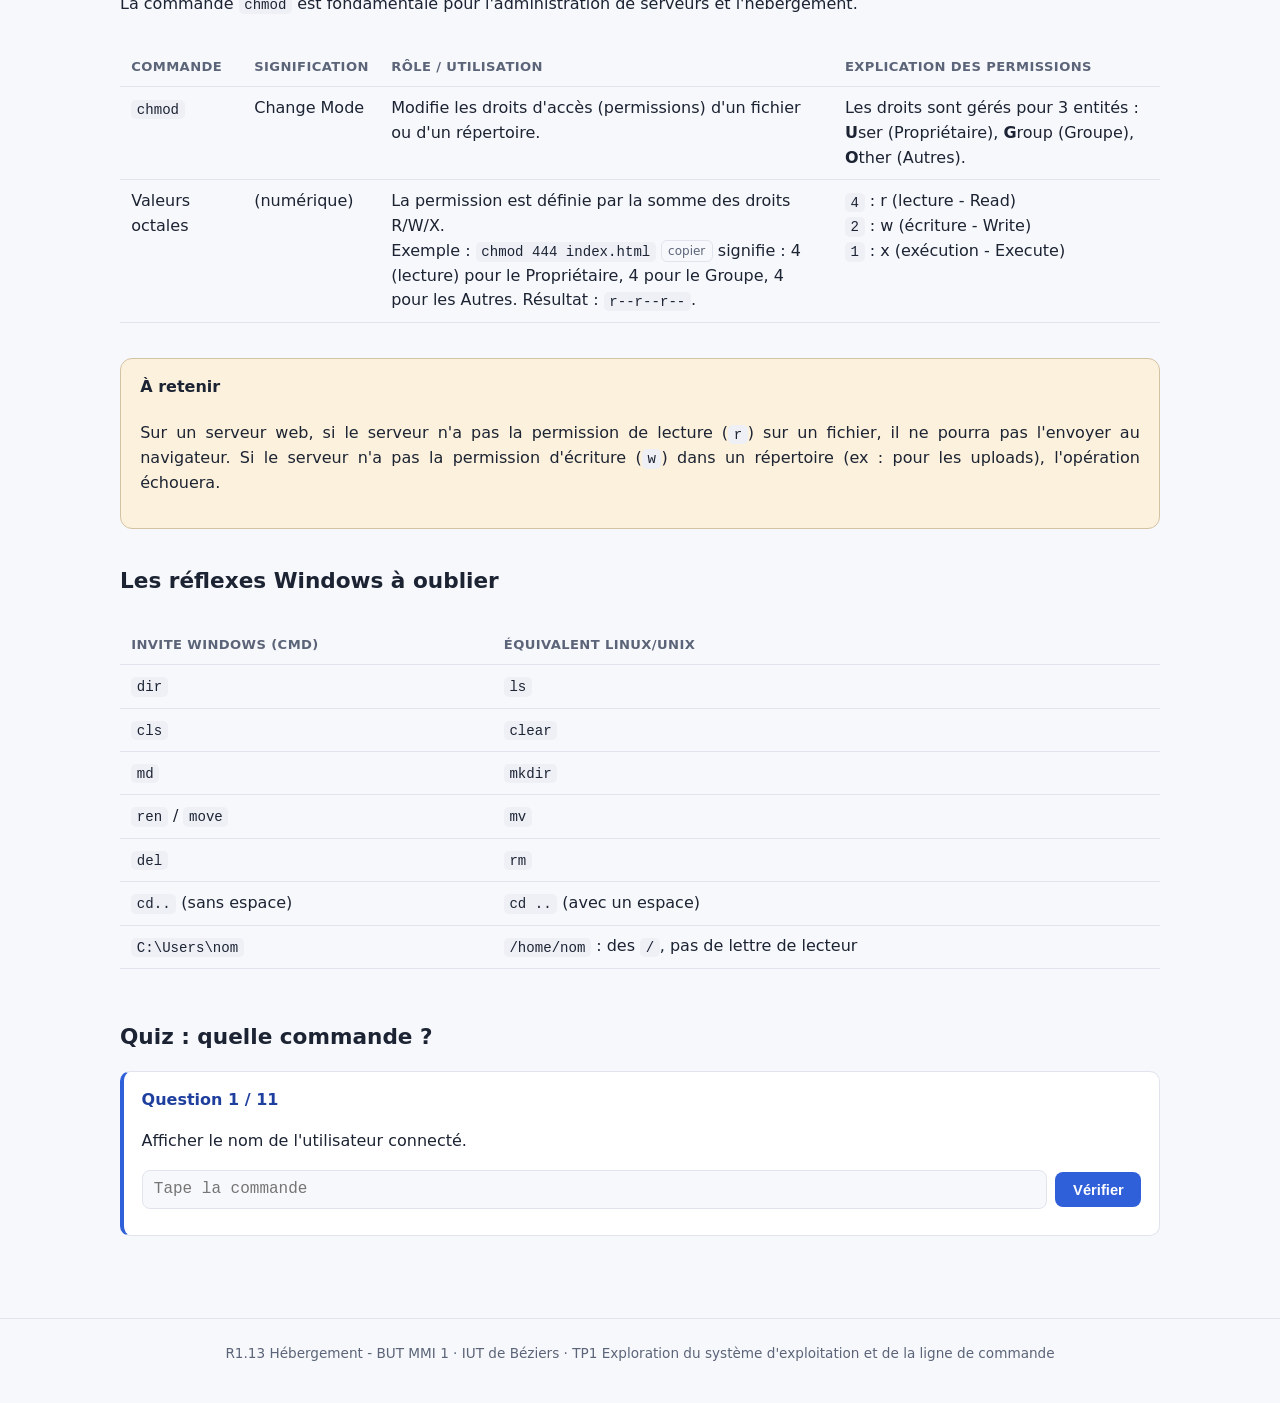
<file: memo.html>
<!doctype html>
<html lang="fr">
  <head>
    <meta charset="UTF-8" />
    <meta name="viewport" content="width=device-width, initial-scale=1.0" />
    <title>Mémo - R1.13 TP1</title>
    <link
      rel="icon"
      href="data:image/svg+xml,%3Csvg xmlns=%27http://www.w3.org/2000/svg%27 viewBox=%270 0 100 100%27%3E%3Crect x=%278%27 y=%2716%27 width=%2784%27 height=%2768%27 rx=%2710%27 fill=%27%231c2333%27/%3E%3Cpath d=%27M24 38 L38 50 L24 62%27 stroke=%27%236ee7a8%27 stroke-width=%278%27 fill=%27none%27 stroke-linecap=%27round%27 stroke-linejoin=%27round%27/%3E%3Cpath d=%27M46 64 H74%27 stroke=%27%237cb7ff%27 stroke-width=%278%27 stroke-linecap=%27round%27/%3E%3C/svg%3E"
    />
    <link rel="stylesheet" href="css/style.css" />
  </head>
  <body data-page="memo">
    <a class="skip-link" href="#contenu">Aller au contenu</a>

    <header class="site-header">
      <nav class="nav-wrap">
        <a class="brand" href="index.html"
          ><img src="img/logo_iut.jpg" alt="" />
          <span
            >R1.13 - Hébergement
            <small>TP1 · Système de fichiers et ligne de commande</small></span
          ><img src="img/logo_mmi.jpg" alt="" />
        </a>
        <div class="site-nav">
          <a href="index.html" data-nav="index">Accueil</a>
          <a href="prerequis.html" data-nav="prerequis">Prérequis</a>
          <a href="decouverte.html" data-nav="decouverte">Découverte</a>
          <a href="manipulation.html" data-nav="manipulation">Manipulation</a>
          <a href="livrable.html" data-nav="livrable">Livrable</a>
          <a href="memo.html" data-nav="memo">Mémo</a>
        </div>
      </nav>
    </header>

    <main id="contenu">
      <p class="eyebrow">Fiche récapitulative</p>
      <h1>Aide-mémoire : commandes de base du terminal</h1>
      <p class="lede">
        Ce TP utilise principalement des commandes standard des systèmes
        d'exploitation de type Unix (Linux, macOS), qui sont les plus
        courantes dans le développement web. Cette fiche récapitule les
        fonctions de base du terminal (Bash/Shell), essentielles pour
        comprendre l'administration de serveurs.
      </p>

      <p>
        <input class="filtre" id="filtre" type="search" placeholder="🔎 Filtrer : dossier, permission, supprimer..." aria-label="Filtrer les commandes" />
      </p>

      <h2>Navigation et localisation</h2>
      <p>Ces commandes permettent de savoir où l'on est et de se déplacer dans le système de fichiers.</p>
      <div class="table-scroll">
        <table data-filtrable>
          <thead><tr><th>Commande</th><th>Signification</th><th>Rôle / utilisation</th><th>Arguments / options clés</th></tr></thead>
          <tbody>
            <tr><td><code data-copie>pwd</code></td><td>Print Working Directory</td><td>Affiche le chemin absolu du répertoire courant. Indispensable pour savoir où l'on travaille.</td><td>Aucun</td></tr>
            <tr><td><code data-copie>cd</code></td><td>Change Directory</td><td>Permet de changer de répertoire (entrer, sortir).</td><td><code>..</code> remonter au parent<br /><code>/</code> aller à la racine<br /><code>~</code> aller au répertoire personnel</td></tr>
            <tr><td><code data-copie>ls</code></td><td>List</td><td>Liste le contenu (fichiers et dossiers) du répertoire courant.</td><td><code>-l</code> format long : permissions, propriétaire, taille, etc.<br /><code>-a</code> tous les fichiers, y compris ceux cachés, commençant par un point <code>.</code></td></tr>
            <tr><td><code data-copie>whoami</code></td><td>Who am I</td><td>Affiche le nom de l'utilisateur actuellement connecté à la session shell.</td><td>Aucun</td></tr>
          </tbody>
        </table>
      </div>

      <h2>Gestion des fichiers et dossiers</h2>
      <p>Ces commandes sont les outils de base pour créer, déplacer ou supprimer des éléments.</p>
      <div class="table-scroll">
        <table data-filtrable>
          <thead><tr><th>Commande</th><th>Signification</th><th>Rôle / utilisation</th><th>Exemples</th></tr></thead>
          <tbody>
            <tr><td><code>mkdir</code></td><td>Make Directory</td><td>Crée un nouveau répertoire (dossier).</td><td><code data-copie>mkdir monDossier</code></td></tr>
            <tr><td><code>touch</code></td><td>Touch (littéralement)</td><td>Crée un fichier vide s'il n'existe pas, ou met à jour sa date de dernière modification s'il existe.</td><td><code data-copie>touch monFichier.txt</code></td></tr>
            <tr><td><code>mv</code></td><td>Move</td><td>1. Déplace un élément d'un endroit à un autre.<br />2. Renomme un élément (le déplace « vers » un nouveau nom).</td><td><code data-copie>mv data.json config.json</code> (renommage)<br /><code data-copie>mv monStyle.css css/</code> (déplacement)</td></tr>
            <tr><td><code>rm</code></td><td>Remove</td><td>Supprime un fichier.</td><td><code data-copie>rm fichier_a_supprimer.txt</code></td></tr>
            <tr><td><code>rm -r</code></td><td>Remove Recursively</td><td>Supprime un répertoire et tout son contenu (à utiliser avec <strong>grande prudence</strong>).</td><td><code data-copie>rm -r ancien_dossier</code></td></tr>
          </tbody>
        </table>
      </div>

      <h2>Gestion des permissions (la plus critique)</h2>
      <p>La commande <code>chmod</code> est fondamentale pour l'administration de serveurs et l'hébergement.</p>
      <div class="table-scroll">
        <table data-filtrable>
          <thead><tr><th>Commande</th><th>Signification</th><th>Rôle / utilisation</th><th>Explication des permissions</th></tr></thead>
          <tbody>
            <tr><td><code>chmod</code></td><td>Change Mode</td><td>Modifie les droits d'accès (permissions) d'un fichier ou d'un répertoire.</td><td>Les droits sont gérés pour 3 entités : <strong>U</strong>ser (Propriétaire), <strong>G</strong>roup (Groupe), <strong>O</strong>ther (Autres).</td></tr>
            <tr><td>Valeurs octales</td><td>(numérique)</td><td>La permission est définie par la somme des droits R/W/X.<br />Exemple : <code data-copie>chmod 444 index.html</code> signifie : 4 (lecture) pour le Propriétaire, 4 pour le Groupe, 4 pour les Autres. Résultat : <code>r--r--r--</code>.</td><td><code>4</code> : r (lecture - Read)<br /><code>2</code> : w (écriture - Write)<br /><code>1</code> : x (exécution - Execute)</td></tr>
          </tbody>
        </table>
      </div>

      <div class="callout warn">
        <h4>À retenir</h4>
        <p>
          Sur un serveur web, si le serveur n'a pas la permission de lecture
          (<code>r</code>) sur un fichier, il ne pourra pas l'envoyer au
          navigateur. Si le serveur n'a pas la permission d'écriture
          (<code>w</code>) dans un répertoire (ex : pour les uploads),
          l'opération échouera.
        </p>
      </div>

      <h2>Les réflexes Windows à oublier</h2>
      <div class="table-scroll">
        <table data-filtrable>
          <thead><tr><th>Invite Windows (CMD)</th><th>Équivalent Linux/Unix</th></tr></thead>
          <tbody>
            <tr><td><code>dir</code></td><td><code>ls</code></td></tr>
            <tr><td><code>cls</code></td><td><code>clear</code></td></tr>
            <tr><td><code>md</code></td><td><code>mkdir</code></td></tr>
            <tr><td><code>ren</code> / <code>move</code></td><td><code>mv</code></td></tr>
            <tr><td><code>del</code></td><td><code>rm</code></td></tr>
            <tr><td><code>cd..</code> (sans espace)</td><td><code>cd ..</code> (avec un espace)</td></tr>
            <tr><td><code>C:\Users\nom</code></td><td><code>/home/nom</code> : des <code>/</code>, pas de lettre de lecteur</td></tr>
          </tbody>
        </table>
      </div>

      <h2>Quiz : quelle commande ?</h2>
      <div class="question" id="quiz-cmd">
        <p class="q-titre"><span class="q-compte"></span></p>
        <p class="q-enonce"></p>
        <form>
          <input type="text" spellcheck="false" autocomplete="off" autocapitalize="off" aria-label="Commande" placeholder="Tape la commande" style="font-family: ui-monospace, SFMono-Regular, Menlo, Consolas, monospace" />
          <button class="btn" type="submit">Vérifier</button>
        </form>
        <p class="feedback" aria-live="polite"></p>
      </div>
    </main>

    <footer class="site-footer">
      R1.13 Hébergement - BUT MMI 1 · IUT de Béziers · TP1 Exploration du
      système d'exploitation et de la ligne de commande
    </footer>

    <script src="js/main.js"></script>
    <script src="js/memo.js"></script>
  </body>
</html>
</file>
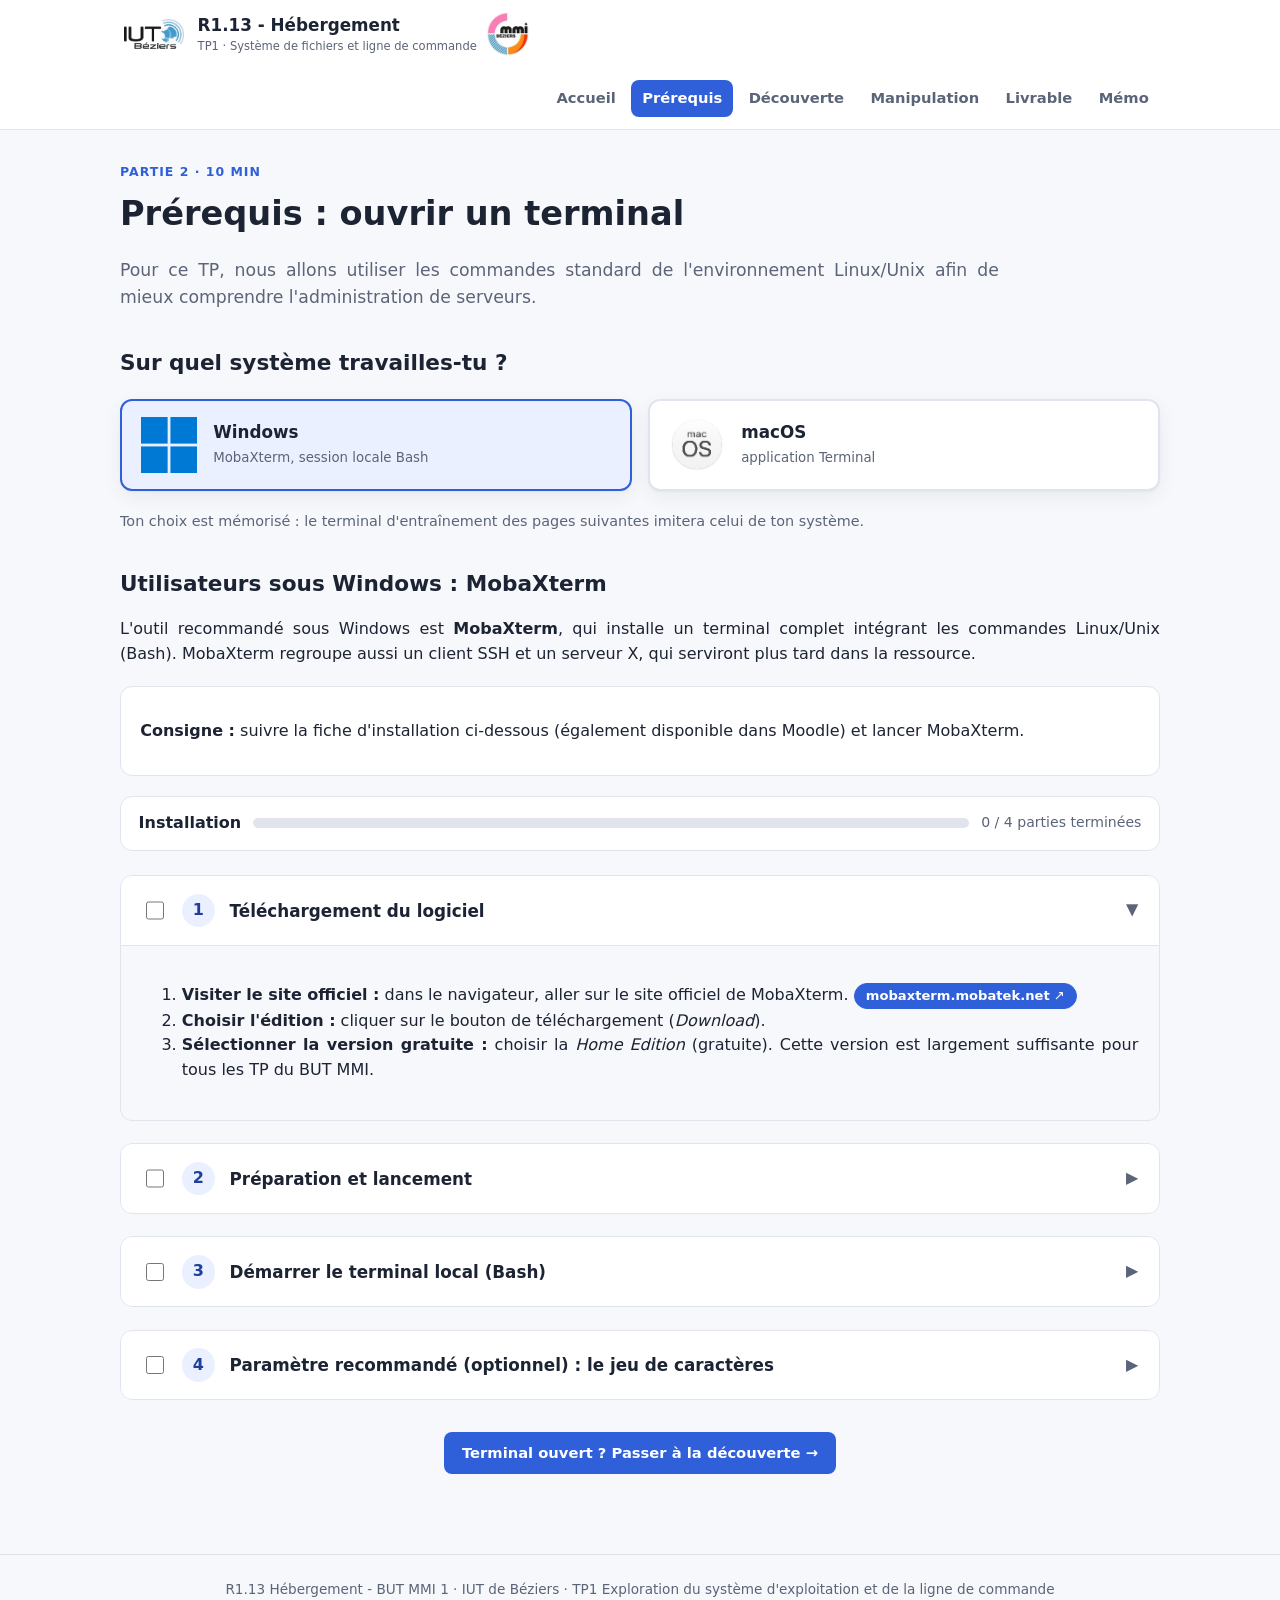
<file: prerequis.html>
<!doctype html>
<html lang="fr">
  <head>
    <meta charset="UTF-8" />
    <meta name="viewport" content="width=device-width, initial-scale=1.0" />
    <title>Prérequis - R1.13 TP1</title>
    <link
      rel="icon"
      href="data:image/svg+xml,%3Csvg xmlns=%27http://www.w3.org/2000/svg%27 viewBox=%270 0 100 100%27%3E%3Crect x=%278%27 y=%2716%27 width=%2784%27 height=%2768%27 rx=%2710%27 fill=%27%231c2333%27/%3E%3Cpath d=%27M24 38 L38 50 L24 62%27 stroke=%27%236ee7a8%27 stroke-width=%278%27 fill=%27none%27 stroke-linecap=%27round%27 stroke-linejoin=%27round%27/%3E%3Cpath d=%27M46 64 H74%27 stroke=%27%237cb7ff%27 stroke-width=%278%27 stroke-linecap=%27round%27/%3E%3C/svg%3E"
    />
    <link rel="stylesheet" href="css/style.css" />
  </head>
  <body data-page="prerequis">
    <a class="skip-link" href="#contenu">Aller au contenu</a>

    <header class="site-header">
      <nav class="nav-wrap">
        <a class="brand" href="index.html"
          ><img src="img/logo_iut.jpg" alt="" />
          <span
            >R1.13 - Hébergement
            <small>TP1 · Système de fichiers et ligne de commande</small></span
          ><img src="img/logo_mmi.jpg" alt="" />
        </a>
        <div class="site-nav">
          <a href="index.html" data-nav="index">Accueil</a>
          <a href="prerequis.html" data-nav="prerequis">Prérequis</a>
          <a href="decouverte.html" data-nav="decouverte">Découverte</a>
          <a href="manipulation.html" data-nav="manipulation">Manipulation</a>
          <a href="livrable.html" data-nav="livrable">Livrable</a>
          <a href="memo.html" data-nav="memo">Mémo</a>
        </div>
      </nav>
    </header>

    <main id="contenu">
      <p class="eyebrow">Partie 2 · 10 min</p>
      <h1>Prérequis : ouvrir un terminal</h1>
      <p class="lede">
        Pour ce TP, nous allons utiliser les commandes standard de
        l'environnement Linux/Unix afin de mieux comprendre l'administration
        de serveurs.
      </p>

      <h2>Sur quel système travailles-tu ?</h2>
      <div class="os-choix">
        <button type="button" class="os-btn" data-os-btn="windows">
          <img src="img/logo_windows.png" alt="" />
          <span><strong>Windows</strong><small>MobaXterm, session locale Bash</small></span>
        </button>
        <button type="button" class="os-btn" data-os-btn="macos">
          <img src="img/logo_macos.png" alt="" />
          <span><strong>macOS</strong><small>application Terminal</small></span>
        </button>
      </div>
      <p class="hint" style="color: var(--text-muted); font-size: 0.9rem">
        Ton choix est mémorisé : le terminal d'entraînement des pages suivantes
        imitera celui de ton système.
      </p>

      <!-- ===================== Windows ===================== -->
      <section data-os-bloc="windows">
        <h2>Utilisateurs sous Windows : MobaXterm</h2>
        <p>
          L'outil recommandé sous Windows est <strong>MobaXterm</strong>, qui
          installe un terminal complet intégrant les commandes Linux/Unix
          (Bash). MobaXterm regroupe aussi un client SSH et un serveur X, qui
          serviront plus tard dans la ressource.
        </p>
        <div class="callout">
          <p>
            <strong>Consigne :</strong> suivre la fiche d'installation
            ci-dessous (également disponible dans Moodle) et lancer MobaXterm.
          </p>
        </div>

        <div class="scenario-toolbar">
          <strong>Installation</strong>
          <div class="progress"><span data-progress></span></div>
          <span class="progress-text" data-progress-text></span>
        </div>

        <section class="scenario" id="etape-1" data-etape>
          <div class="scenario-head" role="button" tabindex="0" aria-expanded="false">
            <input type="checkbox" class="scenario-check" aria-label="Étape 1 terminée" />
            <span class="scenario-num">1</span>
            <h3>Téléchargement du logiciel</h3>
            <span class="scenario-caret" aria-hidden="true">▶</span>
          </div>
          <div class="scenario-body">
            <ol>
              <li>
                <strong>Visiter le site officiel :</strong> dans le navigateur,
                aller sur le site officiel de MobaXterm.
                <a class="etape-lien" href="https://mobaxterm.mobatek.net/download.html" target="_blank" rel="noopener">mobaxterm.mobatek.net</a>
              </li>
              <li><strong>Choisir l'édition :</strong> cliquer sur le bouton de téléchargement (<em>Download</em>).</li>
              <li>
                <strong>Sélectionner la version gratuite :</strong> choisir la
                <em>Home Edition</em> (gratuite). Cette version est largement
                suffisante pour tous les TP du BUT MMI.
              </li>
            </ol>
          </div>
        </section>

        <section class="scenario" id="etape-2" data-etape>
          <div class="scenario-head" role="button" tabindex="0" aria-expanded="false">
            <input type="checkbox" class="scenario-check" aria-label="Étape 2 terminée" />
            <span class="scenario-num">2</span>
            <h3>Préparation et lancement</h3>
            <span class="scenario-caret" aria-hidden="true">▶</span>
          </div>
          <div class="scenario-body">
            <p>Le fichier téléchargé est une archive compressée au format ZIP.</p>
            <ol>
              <li>
                <strong>Décompresser l'archive :</strong>
                <ul>
                  <li>localiser le fichier ZIP téléchargé (par exemple : <code>MobaXterm_installer_xx.x.zip</code>) ;</li>
                  <li>faire un clic droit sur le fichier et choisir « Extraire tout... » (ou utiliser un logiciel comme 7-Zip) ;</li>
                  <li>extraire le contenu dans un dossier facile à trouver, par exemple <code>C:\MMI\MobaXterm\</code>.</li>
                </ul>
              </li>
              <li>
                <strong>Installer :</strong> se rendre dans ce dossier et
                double-cliquer sur <code>MobaXterm_installer_xx.x.msi</code>.
              </li>
              <li><strong>Lancer MobaXterm.</strong></li>
            </ol>
            <div class="callout warn">
              <p>
                <strong>Note :</strong> lors du premier lancement, le logiciel
                peut demander d'autoriser certaines connexions via le pare-feu
                Windows. Confirmer et autoriser l'accès si cela est demandé.
              </p>
            </div>
          </div>
        </section>

        <section class="scenario" id="etape-3" data-etape>
          <div class="scenario-head" role="button" tabindex="0" aria-expanded="false">
            <input type="checkbox" class="scenario-check" aria-label="Étape 3 terminée" />
            <span class="scenario-num">3</span>
            <h3>Démarrer le terminal local (Bash)</h3>
            <span class="scenario-caret" aria-hidden="true">▶</span>
          </div>
          <div class="scenario-body">
            <ol>
              <li><strong>Écran de démarrage :</strong> l'interface principale de MobaXterm s'ouvre.</li>
              <li>
                <strong>Cliquer sur le terminal local :</strong> dans la fenêtre
                principale, cliquer sur le gros bouton
                <em>Start local terminal</em> (ou « Démarrer le terminal
                local »).
              </li>
            </ol>
            <figure class="etape-figure">
              <img src="img/mobaxterm_accueil.png" alt="Fenêtre d'accueil de MobaXterm : barre d'outils, sessions Bash et WSL-Ubuntu à gauche, bouton Start local terminal au centre." />
            </figure>
            <ol start="3">
              <li>
                <strong>Vérification :</strong> une nouvelle fenêtre de
                terminal s'ouvre, affichant l'invite de commande de type Bash
                (similaire à Linux ou macOS). L'invite ressemblera à ceci :
              </li>
            </ol>
            <figure class="etape-figure" style="max-width: 760px">
              <img src="img/mobaxterm_terminal.png" alt="Terminal MobaXterm : message d'accueil, puis invite avec la date, l'heure et le dossier /home/mobaxterm." />
            </figure>
            <div class="callout ok">
              <p>
                Vous êtes prêt pour utiliser MobaXterm ! L'invite
                <code>$</code> indique que vous pouvez maintenant taper les
                commandes Linux/Unix abordées dans la fiche récapitulative
                (<code>pwd</code>, <code>ls</code>, <code>mkdir</code>,
                <code>cd</code>, <code>chmod</code>...).
              </p>
            </div>
          </div>
        </section>

        <section class="scenario" id="etape-4" data-etape>
          <div class="scenario-head" role="button" tabindex="0" aria-expanded="false">
            <input type="checkbox" class="scenario-check" aria-label="Étape 4 terminée" />
            <span class="scenario-num">4</span>
            <h3>Paramètre recommandé (optionnel) : le jeu de caractères</h3>
            <span class="scenario-caret" aria-hidden="true">▶</span>
          </div>
          <div class="scenario-body">
            <p>
              Si vous prévoyez d'utiliser des accents ou des caractères
              spéciaux, il est bon de vérifier un paramètre :
            </p>
            <ol>
              <li>cliquer sur <strong>Settings</strong> (en haut de la fenêtre) ;</li>
              <li>aller dans l'onglet <strong>Terminal</strong> ;</li>
              <li>
                sous <strong>Charset</strong>, s'assurer que l'option
                <strong>UTF-8 (Unicode)</strong> est sélectionnée. Cela garantit
                que les caractères spéciaux (comme les accents) sont
                correctement affichés.
              </li>
            </ol>
          </div>
        </section>
      </section>

      <!-- ===================== macOS ===================== -->
      <section data-os-bloc="macos" hidden>
        <h2>Utilisateurs sous macOS : le Terminal</h2>
        <p>
          macOS est basé sur un système de type Unix : ses commandes de base
          sont les mêmes que celles utilisées sur la majorité des serveurs web
          (Linux). Votre environnement est donc prêt à l'emploi.
        </p>
        <div class="callout">
          <p>
            <strong>Consigne :</strong> lancer l'application
            <strong>Terminal</strong>. Vous la trouverez dans le dossier
            <em>Applications &gt; Utilitaires</em>, ou en la cherchant via
            Spotlight (<kbd>⌘</kbd> + <kbd>Espace</kbd>, puis taper
            « Terminal »). Vous vous retrouverez directement dans l'interface
            de ligne de commande où vous pourrez exécuter toutes les commandes
            du TP.
          </p>
        </div>
        <div class="callout warn">
          <p>
            Sur les Mac récents, l'invite se termine par <code>%</code> au lieu
            de <code>$</code> (le shell s'appelle <em>zsh</em>) : les commandes
            du TP fonctionnent exactement de la même façon.
          </p>
        </div>
      </section>

      <p style="text-align: center; margin-top: 2rem">
        <a class="btn" href="decouverte.html">Terminal ouvert ? Passer à la découverte &rarr;</a>
      </p>
    </main>

    <footer class="site-footer">
      R1.13 Hébergement - BUT MMI 1 · IUT de Béziers · TP1 Exploration du
      système d'exploitation et de la ligne de commande
    </footer>

    <script src="js/main.js"></script>
  </body>
</html>
</file>
<file: css/style.css>
/* ============================================================
   R1.13 - TP1 Système de fichiers et ligne de commande
   Feuille de style partagée par toutes les pages
   ============================================================ */

:root {
  --bg: #f7f8fb;
  --bg-alt: #ffffff;
  --text: #1c2333;
  --text-muted: #5b6478;
  --border: #e1e4ec;
  --primary: #2f5fd9;
  --primary-dark: #1f3f9e;
  --primary-bg: #eaf0ff;
  --accent-a: #2f7fd9;
  --accent-a-bg: #e7f1ff;
  --accent-b: #b5560f;
  --accent-b-bg: #fdeee0;
  --ok: #1f8a55;
  --ok-bg: #e5f6ec;
  --warn: #b8871a;
  --warn-bg: #fbf1dc;
  --danger: #c23b3b;
  --danger-bg: #fbe8e8;
  --code-bg: #eef0f6;
  --shadow: 0 1px 2px rgba(20, 25, 40, 0.04), 0 6px 20px rgba(20, 25, 40, 0.06);
  --radius: 12px;
  font-size: 16px;
}

@media (prefers-color-scheme: dark) {
  :root {
    --bg: #12141c;
    --bg-alt: #1a1d29;
    --text: #e7e9f2;
    --text-muted: #a2a8bd;
    --border: #2a2e3d;
    --primary: #6f93ef;
    --primary-dark: #a9c0f7;
    --primary-bg: #1c2740;
    --accent-a: #6fa8ef;
    --accent-a-bg: #17263d;
    --accent-b: #e0955a;
    --accent-b-bg: #3a2716;
    --ok: #55c98a;
    --ok-bg: #113524;
    --warn: #e3b955;
    --warn-bg: #3a2f10;
    --danger: #e37272;
    --danger-bg: #3a1a1a;
    --code-bg: #20232f;
    --shadow: 0 1px 2px rgba(0, 0, 0, 0.3), 0 6px 20px rgba(0, 0, 0, 0.35);
  }
}

* {
  box-sizing: border-box;
}

html,
body {
  margin: 0;
  padding: 0;
  background: var(--bg);
  color: var(--text);
  font-family:
    "Segoe UI",
    system-ui,
    -apple-system,
    Roboto,
    Helvetica,
    Arial,
    sans-serif;
  line-height: 1.55;
}

a {
  color: var(--primary);
}
a:hover {
  color: var(--primary-dark);
}

img,
svg {
  max-width: 100%;
}

.skip-link {
  position: absolute;
  left: -999px;
  top: 0;
  background: var(--primary);
  color: #fff;
  padding: 0.5em 1em;
  z-index: 100;
}
.skip-link:focus {
  left: 0.5em;
  top: 0.5em;
}

/* ---------- Layout ---------- */

.site-header {
  position: sticky;
  top: 0;
  z-index: 20;
  background: var(--bg-alt);
  border-bottom: 1px solid var(--border);
}

.nav-wrap {
  max-width: 1080px;
  margin: 0 auto;
  padding: 0.75rem 1.25rem;
  display: flex;
  align-items: center;
  gap: 1.5rem;
  flex-wrap: wrap;
}

.brand {
  font-weight: 700;
  font-size: 1.05rem;
  color: var(--text);
  text-decoration: none;
  white-space: nowrap;
}
.brand small {
  display: block;
  font-weight: 400;
  font-size: 0.72rem;
  color: var(--text-muted);
}

.site-nav {
  display: flex;
  flex-wrap: wrap;
  gap: 0.25rem;
  margin-left: auto;
}

.site-nav a {
  text-decoration: none;
  color: var(--text-muted);
  padding: 0.45rem 0.7rem;
  border-radius: 8px;
  font-size: 0.92rem;
  font-weight: 600;
}
.site-nav a:hover {
  background: var(--primary-bg);
  color: var(--primary-dark);
}
.site-nav a.active {
  background: var(--primary);
  color: #fff;
}

main {
  max-width: 1080px;
  margin: 0 auto;
  padding: 2rem 1.25rem 4rem;
}

.site-footer {
  border-top: 1px solid var(--border);
  color: var(--text-muted);
  font-size: 0.85rem;
  text-align: center;
  padding: 1.5rem 1rem 2.5rem;
}

/* ---------- Typography blocks ---------- */

.eyebrow {
  text-transform: uppercase;
  letter-spacing: 0.08em;
  font-size: 0.78rem;
  font-weight: 700;
  color: var(--primary);
  margin: 0 0 0.4rem;
}

h1 {
  font-size: clamp(1.6rem, 3vw, 2.1rem);
  margin: 0 0 0.5rem;
}
h2 {
  font-size: 1.35rem;
  margin: 2.2rem 0 0.8rem;
}
h3 {
  font-size: 1.08rem;
  margin: 1.4rem 0 0.5rem;
}

.lede {
  font-size: 1.08rem;
  color: var(--text-muted);
  max-width: 80ch;
}

/* Texte courant justifie. Les paragraphes n'ayant pas tous la meme longueur
   de ligne, le bord droit en dents de scie donnait l'impression d'un texte
   coupe au hasard. La cesure automatique (<html lang="fr">) evite les
   espaces beantes que la justification produit sinon en francais. */
main p,
main .scenario-body li {
  text-align: justify;
  hyphens: auto;
}

/* Sous cette largeur, les lignes sont trop courtes : justifier y creuserait
   des rivieres blanches au milieu du texte. */
@media (max-width: 700px) {
  main p,
  main .scenario-body li {
    text-align: left;
    hyphens: manual;
  }
}

.pill {
  display: inline-block;
  padding: 0.2rem 0.65rem;
  border-radius: 999px;
  font-size: 0.78rem;
  font-weight: 700;
  background: var(--primary-bg);
  color: var(--primary-dark);
}

code,
pre,
kbd {
  font-family: ui-monospace, SFMono-Regular, Menlo, Consolas, monospace;
  font-size: 0.88em;
}
code {
  background: var(--code-bg);
  padding: 0.12em 0.4em;
  border-radius: 5px;
}
pre {
  background: var(--code-bg);
  padding: 0.9rem 1rem;
  border-radius: var(--radius);
  overflow-x: auto;
}
pre code {
  background: none;
  padding: 0;
}
kbd {
  background: var(--bg-alt);
  border: 1px solid var(--border);
  border-bottom-width: 2px;
  border-radius: 5px;
  padding: 0.05em 0.45em;
}

/* ---------- Cards / grid ---------- */

.card {
  background: var(--bg-alt);
  border: 1px solid var(--border);
  border-radius: var(--radius);
  box-shadow: var(--shadow);
  padding: 1.25rem 1.4rem;
}

.grid {
  display: grid;
  gap: 1rem;
}
.grid.cols-2 {
  grid-template-columns: repeat(auto-fit, minmax(260px, 1fr));
}
.grid.cols-3 {
  grid-template-columns: repeat(auto-fit, minmax(200px, 1fr));
}

.timeline {
  list-style: none;
  margin: 0;
  padding: 0;
  display: grid;
  gap: 0.6rem;
}
.timeline li {
  padding: 0.65rem 0.9rem;
  background: var(--bg-alt);
  border: 1px solid var(--border);
  border-radius: 10px;
}

/* ---------- Scenario cards ---------- */

.scenario-toolbar {
  display: flex;
  flex-wrap: wrap;
  gap: 0.75rem;
  align-items: center;
  margin-bottom: 1.5rem;
  padding: 0.9rem 1.1rem;
  background: var(--bg-alt);
  border: 1px solid var(--border);
  border-radius: var(--radius);
  position: sticky;
  top: 3.6rem;
  z-index: 10;
}

.progress-text {
  color: var(--text-muted);
  font-size: 0.88rem;
  margin-left: auto;
}

.scenario {
  margin-bottom: 1.4rem;
  border-radius: var(--radius);
  overflow: hidden;
}

.scenario-head {
  display: flex;
  align-items: center;
  gap: 0.9rem;
  padding: 1.1rem 1.3rem;
  cursor: pointer;
  background: var(--bg-alt);
  border: 1px solid var(--border);
  border-radius: var(--radius);
}
.scenario-head:hover {
  border-color: var(--primary);
}
.scenario.open .scenario-head {
  border-bottom-left-radius: 0;
  border-bottom-right-radius: 0;
}

.scenario-check {
  width: 1.15rem;
  height: 1.15rem;
  accent-color: var(--ok);
  flex: none;
}

.scenario-num {
  flex: none;
  width: 2.1rem;
  height: 2.1rem;
  border-radius: 50%;
  background: var(--primary-bg);
  color: var(--primary-dark);
  display: flex;
  align-items: center;
  justify-content: center;
  font-weight: 700;
}
.scenario.done .scenario-num {
  background: var(--ok-bg);
  color: var(--ok);
}

.scenario-head h3 {
  margin: 0;
  font-size: 1.05rem;
  flex: 1;
}
.scenario-meta {
  font-size: 0.82rem;
  color: var(--text-muted);
  white-space: nowrap;
}
.scenario-caret {
  transition: transform 0.15s ease;
  color: var(--text-muted);
}
.scenario.open .scenario-caret {
  transform: rotate(90deg);
}

.scenario-body {
  display: none;
  border: 1px solid var(--border);
  border-top: none;
  border-bottom-left-radius: var(--radius);
  border-bottom-right-radius: var(--radius);
  padding: 1.3rem;
  background: var(--bg);
}
.scenario.open .scenario-body {
  display: block;
}

.info-block {
  margin-top: 1rem;
}
.info-block h4 {
  margin: 0 0 0.4rem;
  font-size: 0.88rem;
  text-transform: uppercase;
  letter-spacing: 0.04em;
  color: var(--text-muted);
}
.info-block ul {
  margin: 0;
  padding-left: 1.2rem;
}
.info-block li {
  margin-bottom: 0.35rem;
}

.pieges-block {
  background: var(--warn-bg);
  border: 1px solid color-mix(in srgb, var(--warn) 35%, var(--border));
  border-radius: 10px;
  padding: 0.9rem 1.1rem;
}
.pieges-block h4 {
  color: var(--warn);
}
.interdit-block {
  background: var(--danger-bg);
  border: 1px solid color-mix(in srgb, var(--danger) 35%, var(--border));
  border-radius: 10px;
  padding: 0.9rem 1.1rem;
  margin-bottom: 1.1rem;
}
.interdit-block h4 {
  color: var(--danger);
}
.verif-block {
  background: var(--ok-bg);
  border: 1px solid color-mix(in srgb, var(--ok) 35%, var(--border));
  border-radius: 10px;
  padding: 0.9rem 1.1rem;
}
.verif-block h4 {
  color: var(--ok);
}

.commandes-block code {
  display: inline-block;
  margin: 0.15rem 0.3rem 0.15rem 0;
}

/* ---------- Captures d'écran des étapes ---------- */

.etape-figure {
  margin: 0.5rem 0 0.9rem;
}
.etape-figure img {
  display: block;
  max-width: 100%;
  height: auto;
  border: 1px solid var(--border);
  border-radius: 8px;
  background: var(--bg-alt);
}

/* ---------- Bouton d'aide + fenêtre modale ---------- */

.popup-btn {
  border: 1px solid var(--primary);
  background: var(--primary-bg);
  color: var(--primary-dark);
  border-radius: 999px;
  padding: 0.1rem 0.7rem;
  font: inherit;
  font-size: 0.82rem;
  font-weight: 600;
  cursor: pointer;
  white-space: nowrap;
}
.popup-btn:hover {
  background: var(--primary);
  color: #fff;
}

/* Lien externe posé dans une étape (formulaire d'inscription, dépôt...).
   Même gabarit que le bouton de pop-up, mais plein, pour qu'on comprenne
   qu'il fait quitter la page. */
.etape-lien {
  display: inline-block;
  border: 1px solid var(--primary);
  background: var(--primary);
  color: #fff;
  border-radius: 999px;
  padding: 0.1rem 0.7rem;
  font-size: 0.82rem;
  font-weight: 600;
  text-decoration: none;
}
.etape-lien:hover {
  background: var(--primary-dark);
  border-color: var(--primary-dark);
  color: #fff;
}
.etape-lien::after {
  content: ' \2197';
  font-weight: 400;
}

.modal-overlay {
  position: fixed;
  inset: 0;
  z-index: 50;
  display: flex;
  align-items: center;
  justify-content: center;
  padding: 1.5rem;
  background: rgba(12, 15, 25, 0.55);
}
.modal-overlay[hidden] {
  display: none;
}
.modal {
  position: relative;
  width: min(680px, 100%);
  max-height: 85vh;
  overflow-y: auto;
  padding: 1.6rem 1.8rem;
  background: var(--bg-alt);
  border: 1px solid var(--border);
  border-radius: var(--radius);
  box-shadow: var(--shadow);
}
.modal h3 {
  margin: 0 0 0.8rem;
  padding-right: 2rem;
}
.modal h4 {
  margin: 1.2rem 0 0.4rem;
}
.modal ul {
  padding-left: 1.2rem;
}
.modal li {
  margin-bottom: 0.4rem;
}
.modal-close {
  position: absolute;
  top: 0.7rem;
  right: 0.9rem;
  border: 0;
  background: none;
  color: var(--text-muted);
  font-size: 1.6rem;
  line-height: 1;
  cursor: pointer;
}
.modal-close:hover {
  color: var(--text);
}

.popup-table {
  width: 100%;
  margin: 0.8rem 0;
  border-collapse: collapse;
  font-size: 0.9rem;
}
.popup-table th,
.popup-table td {
  border: 1px solid var(--border);
  padding: 0.5rem 0.7rem;
  text-align: left;
  vertical-align: top;
  font-size: inherit;
  text-transform: none;
  letter-spacing: normal;
}
.popup-table thead th {
  background: var(--primary-bg);
  color: var(--primary-dark);
}
.popup-table tbody th {
  background: var(--bg);
  color: var(--text);
  font-weight: 600;
}

/* ---------- Tables (memo) ---------- */

table {
  width: 100%;
  border-collapse: collapse;
  margin: 1rem 0;
}
th,
td {
  text-align: left;
  padding: 0.55rem 0.7rem;
  border-bottom: 1px solid var(--border);
  vertical-align: top;
}
th {
  color: var(--text-muted);
  font-size: 0.82rem;
  text-transform: uppercase;
  letter-spacing: 0.03em;
}

/* ---------- Misc ---------- */

.callout {
  border-radius: var(--radius);
  padding: 1rem 1.2rem;
  border: 1px solid var(--border);
  background: var(--bg-alt);
  margin: 1.2rem 0;
}
.callout.warn {
  background: var(--warn-bg);
  border-color: color-mix(in srgb, var(--warn) 35%, var(--border));
}
.callout.ok {
  background: var(--ok-bg);
  border-color: color-mix(in srgb, var(--ok) 35%, var(--border));
}
.callout.danger {
  background: var(--danger-bg);
  border-color: color-mix(in srgb, var(--danger) 35%, var(--border));
}
.callout h3,
.callout h4 {
  margin-top: 0;
}

.btn {
  display: inline-block;
  background: var(--primary);
  color: #fff;
  text-decoration: none;
  padding: 0.6rem 1.1rem;
  border-radius: 8px;
  font-weight: 700;
  font-size: 0.92rem;
  border: none;
  cursor: pointer;
}
.btn:hover {
  background: var(--primary-dark);
  color: #fff;
}
.btn.secondary {
  background: var(--bg-alt);
  color: var(--text);
  border: 1px solid var(--border);
}

/* L'image porte deja son propre fond : un cadre autour ferait doublon. */
.diagram {
  margin: 1.5rem 0;
}

/* 'display: grid' l'emporterait sinon sur le 'display: none' que le
   navigateur associe a l'attribut hidden. */
.grid[hidden] {
  display: none;
}
.diagram img {
  display: block;
  width: 100%;
  max-width: 720px;
  height: auto;
  margin: 0 auto;
  border: 1px solid var(--border);
  border-radius: var(--radius);
}

footer a {
  color: inherit;
}

/* ============================================================
   Ajouts propres au TP web-mmi2
   ============================================================ */

.brand {
  display: flex;
  align-items: center;
  gap: 0.6rem;
}
.brand img {
  height: 34px;
  width: auto;
  border-radius: 6px;
  background: #fff;
  padding: 2px 4px;
}
/* Le logo MMI est carre : a hauteur egale il paraitrait plus petit que
   celui de l'IUT, tout en largeur. */
.brand img[src$='logo_mmi.jpg'] {
  height: 44px;
  padding: 0;
  border-radius: 50%;
}
@media (max-width: 480px) {
  .brand {
    white-space: normal;
    gap: 0.45rem;
  }
  .brand img {
    height: 28px;
  }
  .brand img[src$='logo_mmi.jpg'] {
    height: 36px;
  }
}

/* ---------- Barre de progression globale ---------- */

.progress {
  height: 10px;
  border-radius: 999px;
  background: var(--border);
  overflow: hidden;
  flex: 1;
  min-width: 120px;
}
.progress > span {
  display: block;
  height: 100%;
  width: 0;
  background: linear-gradient(90deg, var(--primary), var(--ok));
  transition: width 0.4s ease;
}

/* ---------- Questions a reponse verifiee ---------- */

.question {
  margin: 1.1rem 0;
  padding: 1rem 1.1rem;
  background: var(--bg-alt);
  border: 1px solid var(--border);
  border-left: 4px solid var(--primary);
  border-radius: 10px;
}
.question > .q-titre {
  margin: 0 0 0.5rem;
  font-weight: 700;
  color: var(--primary-dark);
}
.question form {
  display: flex;
  flex-wrap: wrap;
  gap: 0.5rem;
  align-items: center;
}
.question input[type='text'] {
  font: inherit;
  padding: 0.4rem 0.7rem;
  border: 1px solid var(--border);
  border-radius: 8px;
  background: var(--bg);
  color: var(--text);
  flex: 1;
  min-width: 14rem;
}
.feedback {
  margin: 0.6rem 0 0;
  font-size: 0.92rem;
  font-weight: 600;
}
.feedback.ok {
  color: var(--ok);
}
.feedback.ko {
  color: var(--danger);
}
.question.reussie {
  border-left-color: var(--ok);
}

details.indice {
  margin-top: 0.6rem;
  font-size: 0.92rem;
}
details.indice summary {
  cursor: pointer;
  color: var(--warn);
  font-weight: 600;
}

/* ---------- Cartes a retourner ---------- */

.flip-grid {
  display: grid;
  grid-template-columns: repeat(auto-fit, minmax(190px, 1fr));
  gap: 0.8rem;
  margin: 1rem 0;
}
.flip {
  display: block;
  width: 100%;
  perspective: 900px;
  border: 0;
  padding: 0;
  background: none;
  font: inherit;
  color: inherit;
  cursor: pointer;
  text-align: left;
}
/* Les deux faces sont empilees dans la meme cellule de grille : la carte
   prend la hauteur de la face la plus longue, sans hauteur fixe qui
   couperait un texte long. Les <span> (seuls autorises dans un <button>)
   doivent etre passes en bloc, sinon ils n'ont ni largeur ni hauteur. */
.flip-inner {
  display: grid;
  height: 100%;
  min-height: 150px;
  transition: transform 0.5s ease;
  transform-style: preserve-3d;
}
.flip.retournee .flip-inner {
  transform: rotateY(180deg);
}
.flip-face {
  grid-area: 1 / 1;
  padding: 1rem;
  border-radius: 10px;
  border: 1px solid var(--border);
  background: var(--bg-alt);
  box-shadow: var(--shadow);
  backface-visibility: hidden;
  -webkit-backface-visibility: hidden;
  display: flex;
  flex-direction: column;
  justify-content: center;
  gap: 0.3rem;
  line-height: 1.45;
}
.flip:hover .flip-face,
.flip:focus-visible .flip-face {
  border-color: var(--primary);
}
.flip-face:not(.flip-back)::after {
  content: 'Cliquer pour retourner \21BB';
  margin-top: 0.4rem;
  font-size: 0.75rem;
  color: var(--primary);
}
.flip-face:not(.flip-back) strong {
  font-size: 1.05rem;
}
.flip-face small {
  color: var(--text-muted);
}
.flip-back {
  transform: rotateY(180deg);
  background: var(--primary-bg);
  font-size: 0.9rem;
  /* Texte courant avec du <code> et du gras : en flex, chaque morceau
     deviendrait un bloc a part et passerait a la ligne. */
  display: block;
  align-content: center;
}

/* ---------- Etapes (accordeons) ---------- */

.etape-body > *:first-child {
  margin-top: 0;
}

.mission-list {
  list-style: none;
  padding: 0;
  margin: 0.5rem 0 0;
  display: grid;
  gap: 0.35rem;
}
.mission-list li {
  display: flex;
  gap: 0.5rem;
  align-items: baseline;
}
.mission-list li::before {
  content: '\25CB';
  color: var(--text-muted);
}
.mission-list li.faite {
  color: var(--ok);
}
.mission-list li.faite::before {
  content: '\2714';
  color: var(--ok);
}

/* ---------- QCM ---------- */

.qcm fieldset {
  border: 1px solid var(--border);
  border-radius: 10px;
  background: var(--bg-alt);
  margin: 0 0 0.9rem;
  padding: 0.9rem 1.1rem;
}
.qcm legend {
  font-weight: 700;
  padding: 0 0.4rem;
}
.qcm label {
  display: block;
  padding: 0.3rem 0.4rem;
  border-radius: 6px;
  cursor: pointer;
}
.qcm label:hover {
  background: var(--bg);
}
.qcm label.bonne {
  background: var(--ok-bg);
  color: var(--ok);
  font-weight: 600;
}
.qcm label.mauvaise {
  background: var(--danger-bg);
  color: var(--danger);
}
.qcm .explication {
  margin: 0.5rem 0 0;
  font-size: 0.9rem;
  color: var(--text-muted);
}
.score {
  font-size: 1.15rem;
  font-weight: 700;
}

/* ---------- Checklist d'objectifs ---------- */

.objectifs-check {
  list-style: none;
  padding: 0;
  display: grid;
  gap: 0.5rem;
}
.objectifs-check label {
  display: flex;
  gap: 0.7rem;
  align-items: flex-start;
  padding: 0.7rem 0.9rem;
  background: var(--bg-alt);
  border: 1px solid var(--border);
  border-radius: 10px;
  cursor: pointer;
}
.objectifs-check input {
  width: 1.15rem;
  height: 1.15rem;
  accent-color: var(--ok);
  margin-top: 0.2rem;
  flex: none;
}
.objectifs-check input:checked + span {
  color: var(--ok);
}

.bravo {
  text-align: center;
  font-size: 1.1rem;
}
.bravo[hidden] {
  display: none;
}

details.callout summary {
  cursor: pointer;
}
details.callout[open] summary {
  margin-bottom: 0.5rem;
}
a.desactive {
  opacity: 0.6;
}

/* ============================================================
   Ajouts propres au TP1 Système de fichiers
   ============================================================ */

/* ---------- Choix du système (Windows / macOS) ---------- */

.os-choix {
  display: grid;
  grid-template-columns: repeat(auto-fit, minmax(220px, 1fr));
  gap: 1rem;
  margin: 1.2rem 0;
}
.os-btn {
  display: flex;
  align-items: center;
  gap: 1rem;
  padding: 1rem 1.2rem;
  border: 2px solid var(--border);
  border-radius: var(--radius);
  background: var(--bg-alt);
  color: var(--text);
  font: inherit;
  text-align: left;
  cursor: pointer;
  box-shadow: var(--shadow);
}
.os-btn img {
  width: 56px;
  height: 56px;
  object-fit: contain;
  flex: none;
}
.os-btn strong {
  display: block;
  font-size: 1.05rem;
}
.os-btn small {
  color: var(--text-muted);
}
.os-btn:hover {
  border-color: var(--primary);
}
.os-btn[aria-pressed='true'] {
  border-color: var(--primary);
  background: var(--primary-bg);
}
[data-os-bloc][hidden] {
  display: none;
}

/* ---------- Terminal simule ---------- */

.terminal {
  --t-bg: #0f1218;
  --t-fg: #d7dde8;
  background: var(--t-bg);
  color: var(--t-fg);
  border-radius: var(--radius);
  box-shadow: var(--shadow);
  overflow: hidden;
  font-family: ui-monospace, SFMono-Regular, Menlo, Consolas, monospace;
  font-size: 0.86rem;
  border: 1px solid #262b36;
}
.terminal-barre {
  display: flex;
  align-items: center;
  gap: 0.45rem;
  padding: 0.45rem 0.7rem;
  background: #1b2029;
  color: #9aa3b5;
  font-size: 0.78rem;
}
.terminal-barre .pastille {
  width: 0.7rem;
  height: 0.7rem;
  border-radius: 50%;
  background: #ff5f57;
}
.terminal-barre .pastille:nth-child(2) {
  background: #febc2e;
}
.terminal-barre .pastille:nth-child(3) {
  background: #28c840;
}
.terminal-barre .titre {
  margin-left: 0.4rem;
  flex: 1;
  overflow: hidden;
  text-overflow: ellipsis;
  white-space: nowrap;
}
.terminal-barre button {
  font: inherit;
  font-size: 0.75rem;
  color: #c9d1e0;
  background: #2a3140;
  border: 1px solid #3a4253;
  border-radius: 6px;
  padding: 0.1rem 0.55rem;
  cursor: pointer;
}
.terminal-barre button:hover {
  background: #3a4253;
}
.terminal-ecran {
  height: 340px;
  overflow-y: auto;
  padding: 0.7rem 0.8rem;
  cursor: text;
  line-height: 1.45;
}
.terminal-ecran .ligne {
  white-space: pre-wrap;
  word-break: break-all;
  min-height: 1.2em;
}
.terminal .t-prompt-user {
  color: #6ee7a8;
}
.terminal .t-prompt-path {
  color: #7cb7ff;
}
.terminal .t-dir {
  color: #7cb7ff;
  font-weight: 700;
}
.terminal .t-err {
  color: #ff8f8f;
}
.terminal .t-aide {
  color: #f5c96b;
}
.terminal .t-ok {
  color: #6ee7a8;
}
.terminal .t-dim {
  color: #8790a3;
}
.terminal-saisie {
  display: flex;
  align-items: baseline;
  gap: 0.5ch;
}
.terminal-saisie input {
  flex: 1;
  min-width: 4ch;
  background: transparent;
  border: 0;
  outline: 0;
  color: var(--t-fg);
  font: inherit;
  caret-color: #6ee7a8;
  padding: 0;
}
.terminal-aide {
  padding: 0.45rem 0.8rem 0.6rem;
  border-top: 1px solid #262b36;
  color: #8790a3;
  font-size: 0.75rem;
}
.terminal-aide kbd {
  background: #2a3140;
  border-color: #3a4253;
  color: #c9d1e0;
}

/* Page Manipulation : consignes a gauche, terminal colle a droite. Sur
   petit ecran, le terminal passe au-dessus des consignes. */
.atelier {
  display: grid;
  grid-template-columns: minmax(0, 1fr) minmax(0, 1fr);
  gap: 1.4rem;
  align-items: start;
}
.atelier-terminal {
  position: sticky;
  top: 4.6rem;
}
@media (max-width: 900px) {
  .atelier {
    grid-template-columns: minmax(0, 1fr);
  }
  .atelier-terminal {
    position: static;
    order: -1;
  }
  .terminal-ecran {
    height: 260px;
  }
}

/* Actions du sujet, cochees automatiquement par le terminal. */
ol.actions {
  padding-left: 0;
  list-style: none;
  counter-reset: action;
  display: grid;
  gap: 0.4rem;
}
ol.actions > li {
  counter-increment: action;
  display: flex;
  gap: 0.6rem;
  align-items: baseline;
  padding: 0.5rem 0.7rem;
  background: var(--bg-alt);
  border: 1px solid var(--border);
  border-radius: 8px;
}
ol.actions > li::before {
  content: counter(action);
  flex: none;
  width: 1.6rem;
  height: 1.6rem;
  border-radius: 50%;
  display: inline-flex;
  align-items: center;
  justify-content: center;
  font-size: 0.8rem;
  font-weight: 700;
  background: var(--primary-bg);
  color: var(--primary-dark);
}
ol.actions > li.faite {
  border-color: color-mix(in srgb, var(--ok) 45%, var(--border));
  background: var(--ok-bg);
}
ol.actions > li.faite::before {
  content: '\2714';
  background: var(--ok);
  color: #fff;
}

/* Question du sujet (Q1 a Q9), a rediger dans la page Livrable. */
.q-sujet {
  margin: 1rem 0;
  padding: 0.9rem 1.1rem;
  border-left: 4px solid var(--accent-b);
  background: var(--accent-b-bg);
  border-radius: 10px;
}
.q-sujet .q-num {
  display: inline-block;
  margin-right: 0.4rem;
  padding: 0.05rem 0.55rem;
  border-radius: 999px;
  background: var(--accent-b);
  color: #fff;
  font-weight: 700;
  font-size: 0.85rem;
}
.q-sujet p {
  margin: 0.3rem 0;
}
.q-sujet .q-lien {
  font-size: 0.85rem;
}

/* ---------- Arborescence cliquable ---------- */

.arbo-wrap {
  display: grid;
  grid-template-columns: minmax(0, 1fr) minmax(0, 1fr);
  gap: 1rem;
  align-items: start;
}
@media (max-width: 760px) {
  .arbo-wrap {
    grid-template-columns: minmax(0, 1fr);
  }
}
.arbo {
  font-family: ui-monospace, SFMono-Regular, Menlo, Consolas, monospace;
  font-size: 0.9rem;
  background: var(--bg-alt);
  border: 1px solid var(--border);
  border-radius: var(--radius);
  padding: 0.8rem 1rem;
}
.arbo ul {
  list-style: none;
  margin: 0;
  padding-left: 1.3rem;
  border-left: 1px dashed var(--border);
}
.arbo > ul {
  padding-left: 0;
  border-left: 0;
}
.arbo button {
  font: inherit;
  border: 1px solid transparent;
  background: none;
  color: var(--text);
  border-radius: 6px;
  padding: 0.1rem 0.4rem;
  cursor: pointer;
}
.arbo button:hover {
  border-color: var(--primary);
}
.arbo button.cible {
  background: var(--primary);
  color: #fff;
}
.arbo button.ici {
  background: var(--ok-bg);
  border-color: var(--ok);
}
.arbo-sortie {
  display: grid;
  gap: 0.7rem;
}
.arbo-sortie .chemin {
  font-family: ui-monospace, SFMono-Regular, Menlo, Consolas, monospace;
  font-size: 1rem;
  padding: 0.5rem 0.7rem;
  background: var(--code-bg);
  border-radius: 8px;
  word-break: break-all;
}
.arbo-mode {
  display: inline-flex;
  border: 1px solid var(--border);
  border-radius: 999px;
  overflow: hidden;
}
.arbo-mode button {
  border: 0;
  background: var(--bg-alt);
  color: var(--text-muted);
  font: inherit;
  font-size: 0.85rem;
  font-weight: 600;
  padding: 0.35rem 0.8rem;
  cursor: pointer;
}
.arbo-mode button[aria-pressed='true'] {
  background: var(--primary);
  color: #fff;
}

/* ---------- Tri absolu / relatif ---------- */

.tri {
  display: grid;
  gap: 0.5rem;
}
.tri-item {
  display: flex;
  flex-wrap: wrap;
  gap: 0.5rem;
  align-items: center;
  padding: 0.5rem 0.8rem;
  background: var(--bg-alt);
  border: 1px solid var(--border);
  border-radius: 8px;
}
.tri-item code {
  flex: 1;
  min-width: 12rem;
  background: none;
  font-size: 0.95rem;
}
.tri-item button {
  font: inherit;
  font-size: 0.82rem;
  font-weight: 600;
  padding: 0.25rem 0.7rem;
  border-radius: 999px;
  border: 1px solid var(--border);
  background: var(--bg);
  color: var(--text);
  cursor: pointer;
}
.tri-item button:hover {
  border-color: var(--primary);
}
.tri-item.ok {
  border-color: var(--ok);
  background: var(--ok-bg);
}
.tri-item.ko {
  border-color: var(--danger);
  background: var(--danger-bg);
}
.tri-item .verdict {
  width: 100%;
  font-size: 0.85rem;
  color: var(--text-muted);
}

/* ---------- Course Explorateur / Terminal ---------- */

.course {
  display: grid;
  gap: 0.8rem;
}
.couloir {
  display: grid;
  grid-template-columns: 9rem minmax(0, 1fr) 5.5rem;
  gap: 0.7rem;
  align-items: center;
}
@media (max-width: 560px) {
  .couloir {
    grid-template-columns: minmax(0, 1fr) 4.5rem;
  }
  .couloir > strong {
    grid-column: 1 / -1;
  }
}
.couloir .piste {
  height: 14px;
  border-radius: 999px;
  background: var(--border);
  overflow: hidden;
}
.couloir .piste span {
  display: block;
  height: 100%;
  width: 0;
  background: var(--accent-b);
}
.couloir.terminal-c .piste span {
  background: var(--ok);
}
.couloir .chrono {
  font-family: ui-monospace, SFMono-Regular, Menlo, Consolas, monospace;
  text-align: right;
  font-size: 0.9rem;
}

/* ---------- Calculateur chmod ---------- */

.chmod-calc {
  background: var(--bg-alt);
  border: 1px solid var(--border);
  border-radius: var(--radius);
  padding: 1rem 1.2rem;
  box-shadow: var(--shadow);
}
.chmod-calc table {
  width: auto;
  margin: 0 auto;
}
.chmod-calc th,
.chmod-calc td {
  text-align: center;
  border-bottom: 1px solid var(--border);
  padding: 0.4rem 0.8rem;
}
.chmod-calc td:first-child,
.chmod-calc th:first-child {
  text-align: left;
}
.chmod-calc input[type='checkbox'] {
  width: 1.2rem;
  height: 1.2rem;
  accent-color: var(--primary);
}
.chmod-resultat {
  display: flex;
  flex-wrap: wrap;
  justify-content: center;
  gap: 0.8rem 1.6rem;
  margin-top: 1rem;
  font-family: ui-monospace, SFMono-Regular, Menlo, Consolas, monospace;
}
.chmod-resultat label {
  display: flex;
  flex-direction: column;
  align-items: center;
  gap: 0.2rem;
  font-family: inherit;
  font-size: 0.78rem;
  color: var(--text-muted);
}
.chmod-resultat input,
.chmod-resultat output {
  font: inherit;
  font-size: 1.4rem;
  font-weight: 700;
  color: var(--text);
  text-align: center;
  width: 6.5ch;
  padding: 0.2rem 0.3rem;
  border: 1px solid var(--border);
  border-radius: 8px;
  background: var(--bg);
}
.chmod-resultat output {
  width: auto;
  min-width: 11ch;
}
.chmod-resultat .cmd {
  font-size: 1rem;
  font-weight: 400;
  min-width: 18ch;
}

/* ---------- Ligne ls -l decodee ---------- */

.ls-decode {
  font-family: ui-monospace, SFMono-Regular, Menlo, Consolas, monospace;
  font-size: clamp(0.8rem, 2.2vw, 1.05rem);
  background: #0f1218;
  color: #d7dde8;
  padding: 1rem;
  border-radius: var(--radius);
  overflow-x: auto;
  white-space: nowrap;
}
.ls-decode button {
  font: inherit;
  color: inherit;
  background: none;
  border: 0;
  border-bottom: 2px solid transparent;
  padding: 0 0.05em;
  cursor: pointer;
}
.ls-decode button:hover,
.ls-decode button:focus-visible,
.ls-decode button.on {
  outline: none;
  border-bottom-color: currentColor;
}
.ls-decode .p-type {
  color: #f5c96b;
}
.ls-decode .p-u {
  color: #6ee7a8;
}
.ls-decode .p-g {
  color: #7cb7ff;
}
.ls-decode .p-o {
  color: #ff8fc8;
}
.ls-explication {
  min-height: 3.2em;
  margin-top: 0.6rem;
}

/* ---------- Livrable ---------- */

.reponse {
  margin: 0 0 1rem;
  padding: 1rem 1.1rem;
  background: var(--bg-alt);
  border: 1px solid var(--border);
  border-radius: 10px;
}
.reponse label {
  display: block;
  font-weight: 700;
  margin-bottom: 0.4rem;
}
.reponse .rappel {
  margin: 0 0 0.5rem;
  color: var(--text-muted);
  font-size: 0.92rem;
}
.reponse textarea {
  width: 100%;
  min-height: 4.5rem;
  font: inherit;
  padding: 0.5rem 0.7rem;
  border: 1px solid var(--border);
  border-radius: 8px;
  background: var(--bg);
  color: var(--text);
  resize: vertical;
}
.reponse.remplie {
  border-left: 4px solid var(--ok);
}
.barre-actions {
  display: flex;
  flex-wrap: wrap;
  gap: 0.6rem;
  align-items: center;
}

/* ---------- Memo : filtre et copie ---------- */

.filtre {
  font: inherit;
  width: 100%;
  max-width: 420px;
  padding: 0.55rem 0.8rem;
  border: 1px solid var(--border);
  border-radius: 999px;
  background: var(--bg-alt);
  color: var(--text);
}
.table-scroll {
  overflow-x: auto;
}
.copier {
  font: inherit;
  font-size: 0.75rem;
  border: 1px solid var(--border);
  background: var(--bg);
  color: var(--text-muted);
  border-radius: 6px;
  padding: 0.05rem 0.4rem;
  margin-left: 0.3rem;
  cursor: pointer;
  vertical-align: middle;
}
.copier:hover {
  color: var(--primary);
  border-color: var(--primary);
}
tr[hidden] {
  display: none;
}

details.callout summary {
  cursor: pointer;
}
details.callout[open] summary {
  margin-bottom: 0.5rem;
}

/* ---------- Livrable : identite et captures ---------- */

.identite .reponse {
  margin: 0;
}
.reponse input[type='text'] {
  width: 100%;
  font: inherit;
  padding: 0.5rem 0.7rem;
  border: 1px solid var(--border);
  border-radius: 8px;
  background: var(--bg);
  color: var(--text);
}
.capture {
  background: var(--bg-alt);
  border: 1px solid var(--border);
  border-radius: var(--radius);
  padding: 1rem 1.1rem;
  display: flex;
  flex-direction: column;
  gap: 0.6rem;
}
.capture h3 {
  margin: 0;
}
.capture .rappel {
  margin: 0;
  color: var(--text-muted);
  font-size: 0.9rem;
}
.capture.ok {
  border-color: color-mix(in srgb, var(--ok) 45%, var(--border));
}
.depot {
  position: relative;
  display: flex;
  align-items: center;
  justify-content: center;
  min-height: 150px;
  border: 2px dashed var(--border);
  border-radius: 10px;
  background: var(--bg);
  cursor: pointer;
  text-align: center;
  padding: 0.6rem;
  overflow: hidden;
}
.depot:hover,
.depot.survol,
.depot:focus-within {
  border-color: var(--primary);
  background: var(--primary-bg);
}
.depot input[type='file'] {
  position: absolute;
  inset: 0;
  opacity: 0;
  cursor: pointer;
}
.depot-apercu {
  max-width: 100%;
  max-height: 260px;
  border-radius: 6px;
}
.depot-apercu:not([hidden]) + .depot-texte,
.depot.rempli .depot-texte {
  display: none;
}
.capture-pied {
  display: flex;
  align-items: center;
  gap: 0.6rem;
  font-size: 0.88rem;
}
.capture-etat {
  flex: 1;
  color: var(--text-muted);
}
.capture.ok .capture-etat {
  color: var(--ok);
  font-weight: 600;
}
.capture.erreur .capture-etat {
  color: var(--danger);
  font-weight: 600;
}

.reponse input[readonly] {
  background: var(--code-bg);
  color: var(--text-muted);
  cursor: not-allowed;
}
.identite-verrou {
  margin: 0.8rem 0 0;
  padding: 0.6rem 0.9rem;
  border-radius: 8px;
  background: var(--warn-bg);
  border: 1px solid color-mix(in srgb, var(--warn) 35%, var(--border));
  font-size: 0.92rem;
}

/* Reponses non selectionnables (voir js/livrable.js) : meme si une
   selection apparait un instant, elle reste invisible. */
.reponse textarea::selection {
  background: transparent;
}

/* ---------- Bareme du livrable ---------- */

.bareme td.pts,
.bareme th.pts {
  text-align: right;
  white-space: nowrap;
  font-weight: 700;
}
.bareme tfoot td {
  font-weight: 700;
  border-top: 2px solid var(--border);
}
/* Points affiches a cote de l'intitule par le CSS seul : ils ne font pas
   partie du texte repris comme titre de la question dans le PDF. */
.reponse label[data-pts]::after,
.capture h3[data-pts]::after {
  content: attr(data-pts);
  margin-left: 0.6rem;
  padding: 0.05rem 0.55rem;
  border-radius: 999px;
  background: var(--accent-b-bg);
  color: var(--accent-b);
  font-size: 0.78rem;
  font-weight: 700;
  white-space: nowrap;
}
</file>
